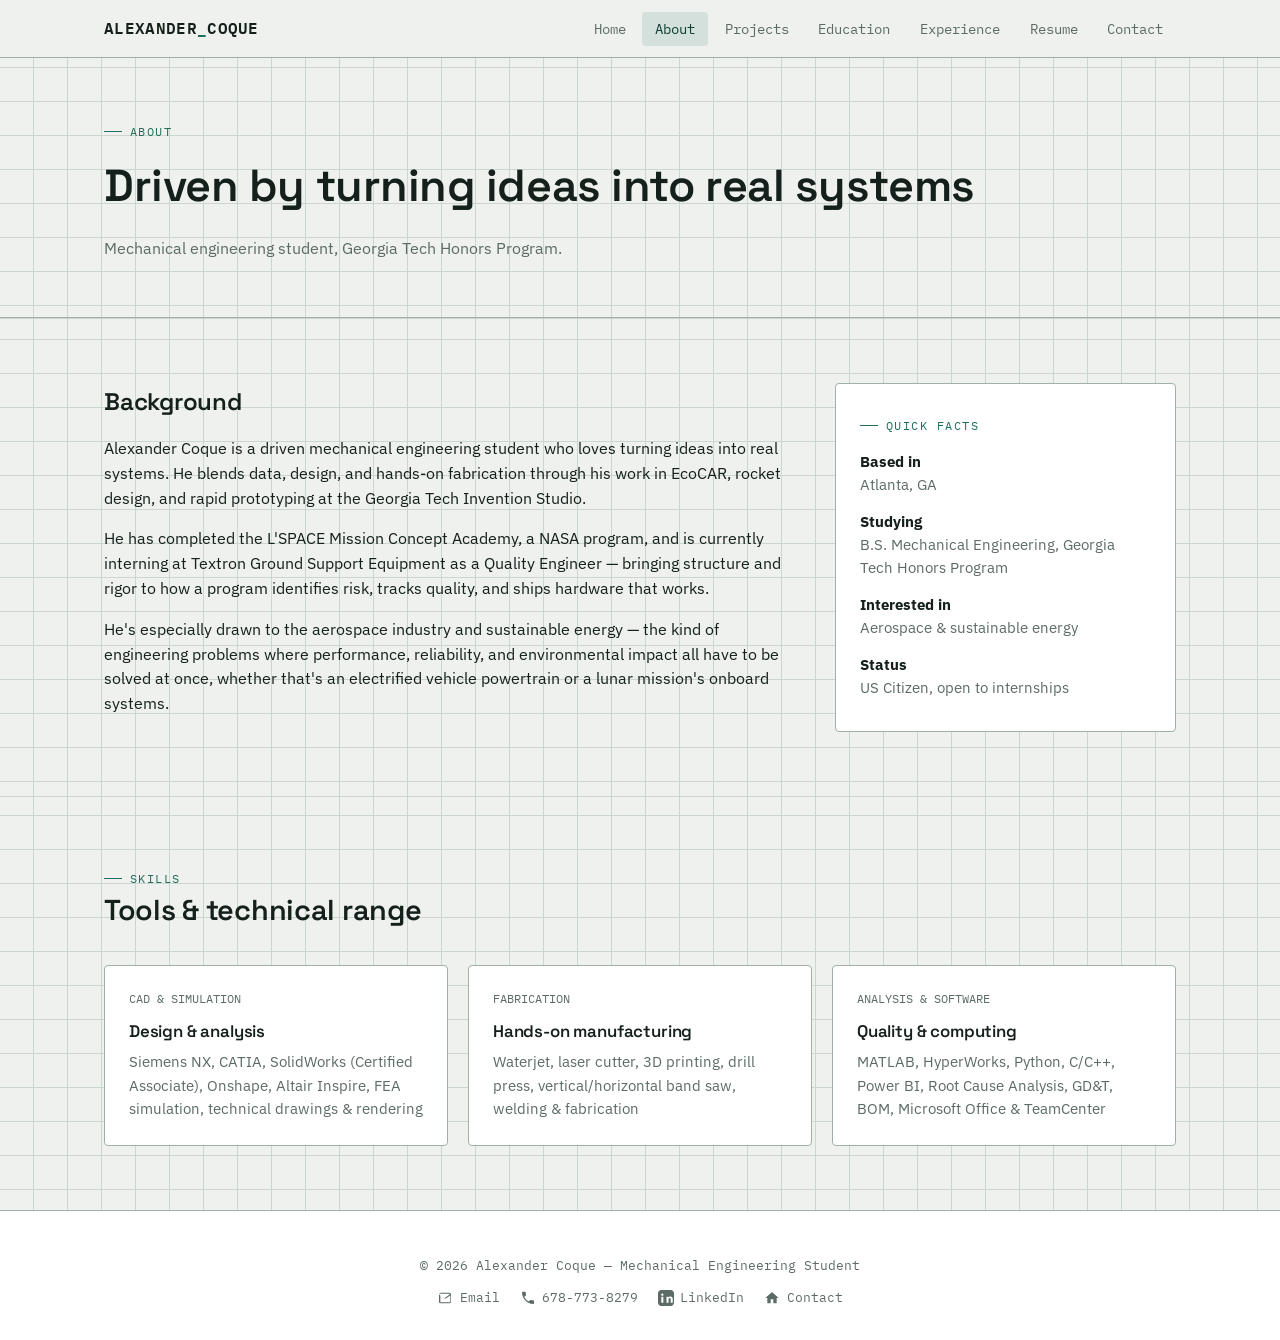
<file: about.html>
<!DOCTYPE html>
<html lang="en">
<head>
<meta charset="UTF-8">
<meta name="viewport" content="width=device-width, initial-scale=1.0">
<title>About — Alexander Coque</title>
<meta name="description" content="Alexander Coque — Mechanical Engineering student portfolio, Georgia Tech.">
<style>
/* ============================================================
   Alexander Coque — Portfolio
   Design language: technical drafting / spec-sheet
   ============================================================ */

@import url('https://fonts.googleapis.com/css2?family=Space+Grotesk:wght@400;500;600;700&family=IBM+Plex+Sans:wght@400;500;600&family=IBM+Plex+Mono:wght@400;500;600&display=swap');

:root {
  --paper: #EEF1EE;
  --panel: #FFFFFF;
  --ink: #15201C;
  --muted: #5C6B65;
  --line: #CBD6D0;
  --line-strong: #9FB0A9;
  --accent: #1F6F5C;      /* deep teal-green — primary */
  --accent-ink: #0F3E32;
  --accent-2: #C6631F;    /* copper — secondary highlight */
  --radius: 4px;
  --max: 1120px;
  --mono: 'IBM Plex Mono', ui-monospace, monospace;
  --sans: 'IBM Plex Sans', -apple-system, sans-serif;
  --display: 'Space Grotesk', var(--sans);
}

* { box-sizing: border-box; }
html { scroll-behavior: smooth; }

body {
  margin: 0;
  background: var(--paper);
  color: var(--ink);
  font-family: var(--sans);
  font-size: 16px;
  line-height: 1.55;
  min-height: 100vh;
  display: flex;
  flex-direction: column;

  /* subtle drafting-paper grid */
  background-image:
    linear-gradient(var(--line) 1px, transparent 1px),
    linear-gradient(90deg, var(--line) 1px, transparent 1px);
  background-size: 34px 34px;
  background-position: -1px -1px;
}

main { flex: 1 0 auto; }

a { color: var(--accent-ink); }
a:hover { color: var(--accent); }

h1, h2, h3, h4 {
  font-family: var(--display);
  font-weight: 600;
  letter-spacing: -0.01em;
  margin: 0 0 0.5rem;
  color: var(--ink);
}

.eyebrow {
  font-family: var(--mono);
  font-size: 0.78rem;
  letter-spacing: 0.12em;
  text-transform: uppercase;
  color: var(--accent);
  display: inline-flex;
  align-items: center;
  gap: 0.5rem;
}
.eyebrow::before {
  content: "";
  width: 18px;
  height: 1px;
  background: var(--accent);
  display: inline-block;
}

.container {
  max-width: var(--max);
  margin: 0 auto;
  padding: 0 1.5rem;
  width: 100%;
}

/* ---------------- Nav ---------------- */
.site-header {
  position: sticky;
  top: 0;
  z-index: 100;
  background: rgba(238, 241, 238, 0.92);
  backdrop-filter: blur(6px);
  border-bottom: 1px solid var(--line-strong);
}
.nav-inner {
  max-width: var(--max);
  margin: 0 auto;
  padding: 1rem 1.5rem;
  display: flex;
  align-items: center;
  justify-content: space-between;
}
.brand {
  font-family: var(--mono);
  font-weight: 600;
  font-size: 1rem;
  color: var(--ink);
  text-decoration: none;
  letter-spacing: 0.02em;
}
.brand span { color: var(--accent); }

.nav-toggle {
  display: none;
  flex-direction: column;
  justify-content: center;
  gap: 5px;
  width: 2.25rem;
  height: 2.25rem;
  background: none;
  border: 1px solid var(--line-strong);
  border-radius: var(--radius);
  cursor: pointer;
}
.nav-toggle span {
  display: block;
  width: 1.1rem;
  height: 2px;
  margin: 0 auto;
  background: var(--ink);
}

.nav-tabs {
  display: flex;
  list-style: none;
  gap: 0.25rem;
  margin: 0;
  padding: 0;
}
.nav-tabs a {
  font-family: var(--mono);
  font-size: 0.85rem;
  text-decoration: none;
  color: var(--muted);
  padding: 0.5rem 0.8rem;
  border-radius: var(--radius);
  transition: background 0.15s, color 0.15s;
}
.nav-tabs a:hover { color: var(--ink); background: rgba(31,111,92,0.08); }
.nav-tabs a.active { color: var(--accent-ink); background: rgba(31,111,92,0.12); }

@media (max-width: 760px) {
  .nav-toggle { display: flex; }
  .nav-tabs {
    position: absolute;
    top: 100%; left: 0; right: 0;
    flex-direction: column;
    background: var(--panel);
    border-bottom: 1px solid var(--line-strong);
    max-height: 0;
    overflow: hidden;
    padding: 0 1rem;
  }
  .nav-tabs.open { max-height: 480px; padding: 0.75rem 1rem 1.25rem; }
  .nav-tabs li { width: 100%; }
  .nav-tabs a { display: block; padding: 0.7rem 0.5rem; }
}

/* ---------------- Buttons ---------------- */
.btn {
  display: inline-flex;
  align-items: center;
  gap: 0.5rem;
  font-family: var(--mono);
  font-size: 0.85rem;
  text-decoration: none;
  padding: 0.7rem 1.2rem;
  border-radius: var(--radius);
  border: 1px solid var(--ink);
  color: var(--ink);
  background: transparent;
  cursor: pointer;
  transition: transform 0.12s ease, background 0.15s, color 0.15s;
}
.btn:hover { background: var(--ink); color: var(--paper); transform: translateY(-1px); }
.btn-primary {
  background: var(--accent);
  border-color: var(--accent);
  color: #fff;
}
.btn-primary:hover { background: var(--accent-ink); border-color: var(--accent-ink); color: #fff; }

/* ---------------- Hero ---------------- */
.hero {
  position: relative;
  padding: 5rem 0 4rem;
  border-bottom: 1px solid var(--line-strong);
}
.hero-grid {
  display: grid;
  grid-template-columns: 1.3fr 1fr;
  gap: 3rem;
  align-items: center;
}
.hero h1 {
  font-size: clamp(2.4rem, 5vw, 3.6rem);
  line-height: 1.05;
  margin: 0.6rem 0 1rem;
}
.hero .role {
  font-size: 1.15rem;
  color: var(--muted);
  margin-bottom: 1.4rem;
  max-width: 46ch;
}
.hero-actions { display: flex; gap: 0.75rem; flex-wrap: wrap; margin-top: 1.5rem; }

.hero-portrait {
  position: relative;
  justify-self: center;
}
.hero-portrait .frame {
  position: relative;
  width: 280px;
  height: 340px;
  border: 1px solid var(--ink);
  padding: 10px;
}
.hero-portrait img {
  width: 100%;
  height: 100%;
  object-fit: cover;
  filter: grayscale(15%);
  display: block;
}
.hero-portrait .crop {
  position: absolute;
  width: 14px;
  height: 14px;
  border-color: var(--accent);
  border-style: solid;
}
.hero-portrait .crop.tl { top: -1px; left: -1px; border-width: 2px 0 0 2px; }
.hero-portrait .crop.tr { top: -1px; right: -1px; border-width: 2px 2px 0 0; }
.hero-portrait .crop.bl { bottom: -1px; left: -1px; border-width: 0 0 2px 2px; }
.hero-portrait .crop.br { bottom: -1px; right: -1px; border-width: 0 2px 2px 0; }
.hero-portrait .caption {
  font-family: var(--mono);
  font-size: 0.72rem;
  color: var(--muted);
  text-align: center;
  margin-top: 0.6rem;
  letter-spacing: 0.05em;
}

@media (max-width: 820px) {
  .hero-grid { grid-template-columns: 1fr; }
  .hero-portrait { order: -1; }
  .hero-portrait .frame { width: 220px; height: 260px; margin: 0 auto; }
}

/* ---------------- Sections ---------------- */
section { padding: 4rem 0; }
section + section { border-top: 1px solid var(--line); }
.section-head { margin-bottom: 2rem; max-width: 62ch; }
.section-head h2 { font-size: 1.8rem; }

/* ---------------- Cards / spec sheets ---------------- */
.card {
  background: var(--panel);
  border: 1px solid var(--line-strong);
  border-radius: var(--radius);
  padding: 1.5rem;
}

.grid-3 { display: grid; grid-template-columns: repeat(3, 1fr); gap: 1.25rem; }
.grid-2 { display: grid; grid-template-columns: repeat(2, 1fr); gap: 1.25rem; }
@media (max-width: 900px) { .grid-3, .grid-2 { grid-template-columns: 1fr; } }

.spec-tag {
  font-family: var(--mono);
  font-size: 0.72rem;
  letter-spacing: 0.04em;
  color: var(--accent-ink);
  background: rgba(31,111,92,0.1);
  border-radius: 999px;
  padding: 0.25rem 0.6rem;
  display: inline-block;
}
.spec-tag.copper { color: var(--accent-2); background: rgba(198,99,31,0.1); }

/* Skill / value cards on About & Home */
.value-card h3 { font-size: 1.05rem; margin-bottom: 0.4rem; }
.value-card p { color: var(--muted); margin: 0; font-size: 0.95rem; }
.value-card .idx {
  font-family: var(--mono);
  font-size: 0.75rem;
  color: var(--muted);
  margin-bottom: 0.6rem;
  display: block;
}

/* ---------------- Project cards ---------------- */
.project-card {
  background: var(--panel);
  border: 1px solid var(--line-strong);
  border-radius: var(--radius);
  overflow: hidden;
  display: flex;
  flex-direction: column;
}
.project-media { position: relative; aspect-ratio: 16/10; overflow: hidden; border-bottom: 1px solid var(--line-strong); }
.project-media img { width: 100%; height: 100%; object-fit: cover; display: block; transition: transform 0.4s ease; }
.project-card:hover .project-media img { transform: scale(1.04); }
.project-body { padding: 1.4rem; display: flex; flex-direction: column; gap: 0.6rem; flex: 1; }
.project-meta-row {
  font-family: var(--mono);
  font-size: 0.72rem;
  color: var(--muted);
  display: flex;
  justify-content: space-between;
}
.project-body h3 { font-size: 1.15rem; margin: 0; }
.project-body p { color: var(--muted); font-size: 0.93rem; margin: 0; }
.tech-list { display: flex; flex-wrap: wrap; gap: 0.4rem; margin-top: 0.4rem; list-style: none; padding: 0; }
.tech-list li {
  font-family: var(--mono);
  font-size: 0.7rem;
  border: 1px solid var(--line-strong);
  border-radius: 999px;
  padding: 0.2rem 0.55rem;
  color: var(--muted);
}
.project-links { margin-top: auto; padding-top: 0.8rem; display: flex; gap: 0.6rem; }
.project-links a {
  font-family: var(--mono);
  font-size: 0.78rem;
  text-decoration: none;
  color: var(--accent-ink);
  border-bottom: 1px solid var(--accent-ink);
}

/* ---------------- Timeline (Education / Experience) ---------------- */
.timeline { position: relative; padding-left: 2rem; }
.timeline::before {
  content: "";
  position: absolute;
  top: 0.4rem; bottom: 0.4rem; left: 5px;
  width: 1px;
  background: var(--line-strong);
}
.timeline-item { position: relative; padding-bottom: 2.5rem; }
.timeline-item:last-child { padding-bottom: 0; }
.timeline-item::before {
  content: "";
  position: absolute;
  left: -2rem;
  top: 0.35rem;
  width: 11px; height: 11px;
  border-radius: 50%;
  background: var(--paper);
  border: 2px solid var(--accent);
}
.timeline-item .when {
  font-family: var(--mono);
  font-size: 0.75rem;
  color: var(--accent-ink);
  letter-spacing: 0.04em;
  margin-bottom: 0.3rem;
  display: block;
}
.timeline-item h3 { font-size: 1.15rem; margin-bottom: 0.15rem; }
.timeline-item .org { color: var(--muted); font-size: 0.92rem; margin-bottom: 0.6rem; }
.timeline-item ul { margin: 0.5rem 0 0; padding-left: 1.1rem; color: var(--ink); }
.timeline-item li { margin-bottom: 0.3rem; }
.timeline-logo {
  display: flex;
  align-items: flex-start;
  gap: 1rem;
}
.timeline-logo img {
  width: 46px; height: 46px;
  object-fit: contain;
  background: #fff;
  border: 1px solid var(--line-strong);
  border-radius: var(--radius);
  padding: 6px;
  flex-shrink: 0;
}

/* ---------------- Resume page ---------------- */
.resume-toolbar {
  display: flex;
  align-items: center;
  justify-content: space-between;
  flex-wrap: wrap;
  gap: 1rem;
  margin-bottom: 1.5rem;
}
.resume-embed {
  width: 100%;
  height: 80vh;
  border: 1px solid var(--line-strong);
  border-radius: var(--radius);
  background: var(--panel);
}
.resume-placeholder {
  border: 1px dashed var(--line-strong);
  border-radius: var(--radius);
  padding: 3rem 2rem;
  text-align: center;
  color: var(--muted);
  background: var(--panel);
}
.resume-placeholder .eyebrow { justify-content: center; margin-bottom: 1rem; }

/* ---------------- Contact ---------------- */
.contact-grid {
  display: grid;
  grid-template-columns: 1.1fr 0.9fr;
  gap: 2rem;
  align-items: start;
}
@media (max-width: 820px) { .contact-grid { grid-template-columns: 1fr; } }

.contact-form label {
  display: block;
  font-family: var(--mono);
  font-size: 0.75rem;
  letter-spacing: 0.04em;
  text-transform: uppercase;
  color: var(--muted);
  margin: 1rem 0 0.35rem;
}
.contact-form label:first-child { margin-top: 0; }
.contact-form input,
.contact-form textarea {
  width: 100%;
  padding: 0.75rem 0.85rem;
  border: 1px solid var(--line-strong);
  border-radius: var(--radius);
  font-family: var(--sans);
  font-size: 0.95rem;
  background: #fff;
  color: var(--ink);
}
.contact-form input:focus,
.contact-form textarea:focus {
  outline: 2px solid var(--accent);
  outline-offset: 1px;
}
.contact-form button { margin-top: 1.4rem; }

.contact-info-list { list-style: none; margin: 0; padding: 0; display: grid; gap: 1rem; }
.contact-info-list li {
  display: flex;
  align-items: center;
  gap: 0.8rem;
  padding: 0.9rem 1rem;
  background: var(--panel);
  border: 1px solid var(--line-strong);
  border-radius: var(--radius);
}
.contact-info-list a { text-decoration: none; color: var(--ink); font-weight: 500; }
.contact-info-list .label { font-family: var(--mono); font-size: 0.7rem; color: var(--muted); display: block; }
.contact-info-list svg { flex-shrink: 0; color: var(--accent); }

/* ---------------- Footer ---------------- */
.site-footer {
  border-top: 1px solid var(--line-strong);
  padding: 2rem 1.5rem;
  text-align: center;
  font-family: var(--mono);
  font-size: 0.8rem;
  color: var(--muted);
  background: var(--panel);
}
.footer-links { display: flex; justify-content: center; gap: 1.25rem; margin-top: 0.75rem; flex-wrap: wrap; }
.footer-links a {
  display: inline-flex;
  align-items: center;
  gap: 0.4rem;
  text-decoration: none;
  color: var(--muted);
}
.footer-links a:hover { color: var(--accent-ink); }

/* ---------------- Page header (non-home pages) ---------------- */
.page-hero {
  padding: 3.5rem 0 2.5rem;
  border-bottom: 1px solid var(--line-strong);
}
.page-hero h1 { font-size: clamp(2rem, 4vw, 2.8rem); margin-top: 0.6rem; }
.page-hero p { color: var(--muted); max-width: 60ch; }

/* Upload note banner */
.note-banner {
  background: rgba(198,99,31,0.08);
  border: 1px dashed var(--accent-2);
  border-radius: var(--radius);
  padding: 0.9rem 1.1rem;
  font-size: 0.88rem;
  color: var(--accent-ink);
  margin-bottom: 2rem;
}
.note-banner strong { color: var(--accent-2); }

</style>
</head>
<body>
<header class="site-header">
    <div class="nav-inner">
      <a href="index.html" class="brand">ALEXANDER<span>_</span>COQUE</a>
      <button class="nav-toggle" id="navToggle" aria-label="Open navigation">
        <span></span><span></span><span></span>
      </button>
      <ul class="nav-tabs" id="navTabs">
        <li><a href="index.html">Home</a></li><li><a href="about.html" class="active">About</a></li><li><a href="projects.html">Projects</a></li><li><a href="education.html">Education</a></li><li><a href="experience.html">Experience</a></li><li><a href="resume.html">Resume</a></li><li><a href="contact.html">Contact</a></li>
      </ul>
    </div>
  </header>
<main>

<section class="page-hero">
  <div class="container">
    <span class="eyebrow">About</span>
    <h1>Driven by turning ideas into real systems</h1>
    <p>Mechanical engineering student, Georgia Tech Honors Program.</p>
  </div>
</section>

<section>
  <div class="container">
    <div class="grid-2" style="grid-template-columns: 2fr 1fr; gap:3rem;">
      <div>
        <h2>Background</h2>
        <p>Alexander Coque is a driven mechanical engineering student who loves turning ideas into real systems. He blends data, design, and hands-on fabrication through his work in EcoCAR, rocket design, and rapid prototyping at the Georgia Tech Invention Studio.</p>
        <p>He has completed the L'SPACE Mission Concept Academy, a NASA program, and is currently interning at Textron Ground Support Equipment as a Quality Engineer — bringing structure and rigor to how a program identifies risk, tracks quality, and ships hardware that works.</p>
        <p>He's especially drawn to the aerospace industry and sustainable energy — the kind of engineering problems where performance, reliability, and environmental impact all have to be solved at once, whether that's an electrified vehicle powertrain or a lunar mission's onboard systems.</p>
      </div>
      <div class="card">
        <span class="eyebrow" style="margin-bottom:1rem; display:inline-flex;">Quick facts</span>
        <ul style="list-style:none; padding:0; margin:0; font-size:0.92rem; color:var(--muted); display:grid; gap:0.9rem;">
          <li><strong style="color:var(--ink);">Based in</strong><br>Atlanta, GA</li>
          <li><strong style="color:var(--ink);">Studying</strong><br>B.S. Mechanical Engineering, Georgia Tech Honors Program</li>
          <li><strong style="color:var(--ink);">Interested in</strong><br>Aerospace &amp; sustainable energy</li>
          <li><strong style="color:var(--ink);">Status</strong><br>US Citizen, open to internships</li>
        </ul>
      </div>
    </div>
  </div>
</section>

<section>
  <div class="container">
    <div class="section-head">
      <span class="eyebrow">Skills</span>
      <h2>Tools &amp; technical range</h2>
    </div>
    <div class="grid-3">
      <div class="card value-card">
        <span class="idx">CAD &amp; SIMULATION</span>
        <h3>Design &amp; analysis</h3>
        <p>Siemens NX, CATIA, SolidWorks (Certified Associate), Onshape, Altair Inspire, FEA simulation, technical drawings &amp; rendering</p>
      </div>
      <div class="card value-card">
        <span class="idx">FABRICATION</span>
        <h3>Hands-on manufacturing</h3>
        <p>Waterjet, laser cutter, 3D printing, drill press, vertical/horizontal band saw, welding &amp; fabrication</p>
      </div>
      <div class="card value-card">
        <span class="idx">ANALYSIS &amp; SOFTWARE</span>
        <h3>Quality &amp; computing</h3>
        <p>MATLAB, HyperWorks, Python, C/C++, Power BI, Root Cause Analysis, GD&amp;T, BOM, Microsoft Office &amp; TeamCenter</p>
      </div>
    </div>
  </div>
</section>

</main>
<footer class="site-footer">
    <p>&copy; 2026 Alexander Coque &mdash; Mechanical Engineering Student</p>
    <div class="footer-links">
      <a href="mailto:alexander.coque@example.com">
        <svg width="16" height="16" fill="currentColor" viewBox="0 0 24 24"><path d="M21 6.5a2.5 2.5 0 0 0-2.5-2.5h-13A2.5 2.5 0 0 0 3 6.5v11A2.5 2.5 0 0 0 5.5 20h13a2.5 2.5 0 0 0 2.5-2.5v-11zm-2.5-.5a.5.5 0 0 1 .5.5v.379l-8 5.333-8-5.333V6a.5.5 0 0 1 .5-.5h15zm.5 12a.5.5 0 0 1-.5.5h-13a.5.5 0 0 1-.5-.5V8.121l7.5 5 7.5-5V18z"/></svg>
        Email
      </a>
      <a href="tel:6787738279">
        <svg width="16" height="16" fill="currentColor" viewBox="0 0 24 24"><path d="M6.62 10.79a15.05 15.05 0 0 0 6.59 6.59l2.2-2.2a1 1 0 0 1 1.01-.24c1.12.37 2.33.57 3.58.57a1 1 0 0 1 1 1V20a1 1 0 0 1-1 1C10.85 21 3 13.15 3 3.5a1 1 0 0 1 1-1h3.5a1 1 0 0 1 1 1c0 1.25.2 2.46.57 3.58a1 1 0 0 1-.25 1.01l-2.2 2.2z"/></svg>
        678-773-8279
      </a>
      <a href="https://www.linkedin.com/in/alexander-coque-284111297" target="_blank" rel="noopener">
        <svg width="16" height="16" fill="currentColor" viewBox="0 0 24 24"><path d="M19 0h-14c-2.76 0-5 2.24-5 5v14c0 2.76 2.24 5 5 5h14c2.76 0 5-2.24 5-5v-14c0-2.76-2.24-5-5-5zm-11 19h-3v-9h3v9zm-1.5-10.28c-.97 0-1.75-.79-1.75-1.75s.78-1.75 1.75-1.75 1.75.79 1.75 1.75-.78 1.75-1.75 1.75zm15.5 10.28h-3v-4.5c0-1.08-.02-2.47-1.5-2.47-1.5 0-1.73 1.17-1.73 2.39v4.58h-3v-9h2.89v1.23h.04c.4-.75 1.38-1.54 2.84-1.54 3.04 0 3.6 2 3.6 4.59v4.72z"/></svg>
        LinkedIn
      </a>
      <a href="contact.html">
        <svg width="16" height="16" fill="currentColor" viewBox="0 0 24 24"><path d="M10 20v-6h4v6h5v-8h3L12 3 2 12h3v8z"/></svg>
        Contact
      </a>
    </div>
  </footer>
  <script>
    const navToggle = document.getElementById('navToggle');
    const navTabs = document.getElementById('navTabs');
    if (navToggle) {
      navToggle.addEventListener('click', () => navTabs.classList.toggle('open'));
      navTabs.querySelectorAll('a').forEach(link => {
        link.addEventListener('click', () => navTabs.classList.remove('open'));
      });
    }
  </script>
</body>
</html>
</file>
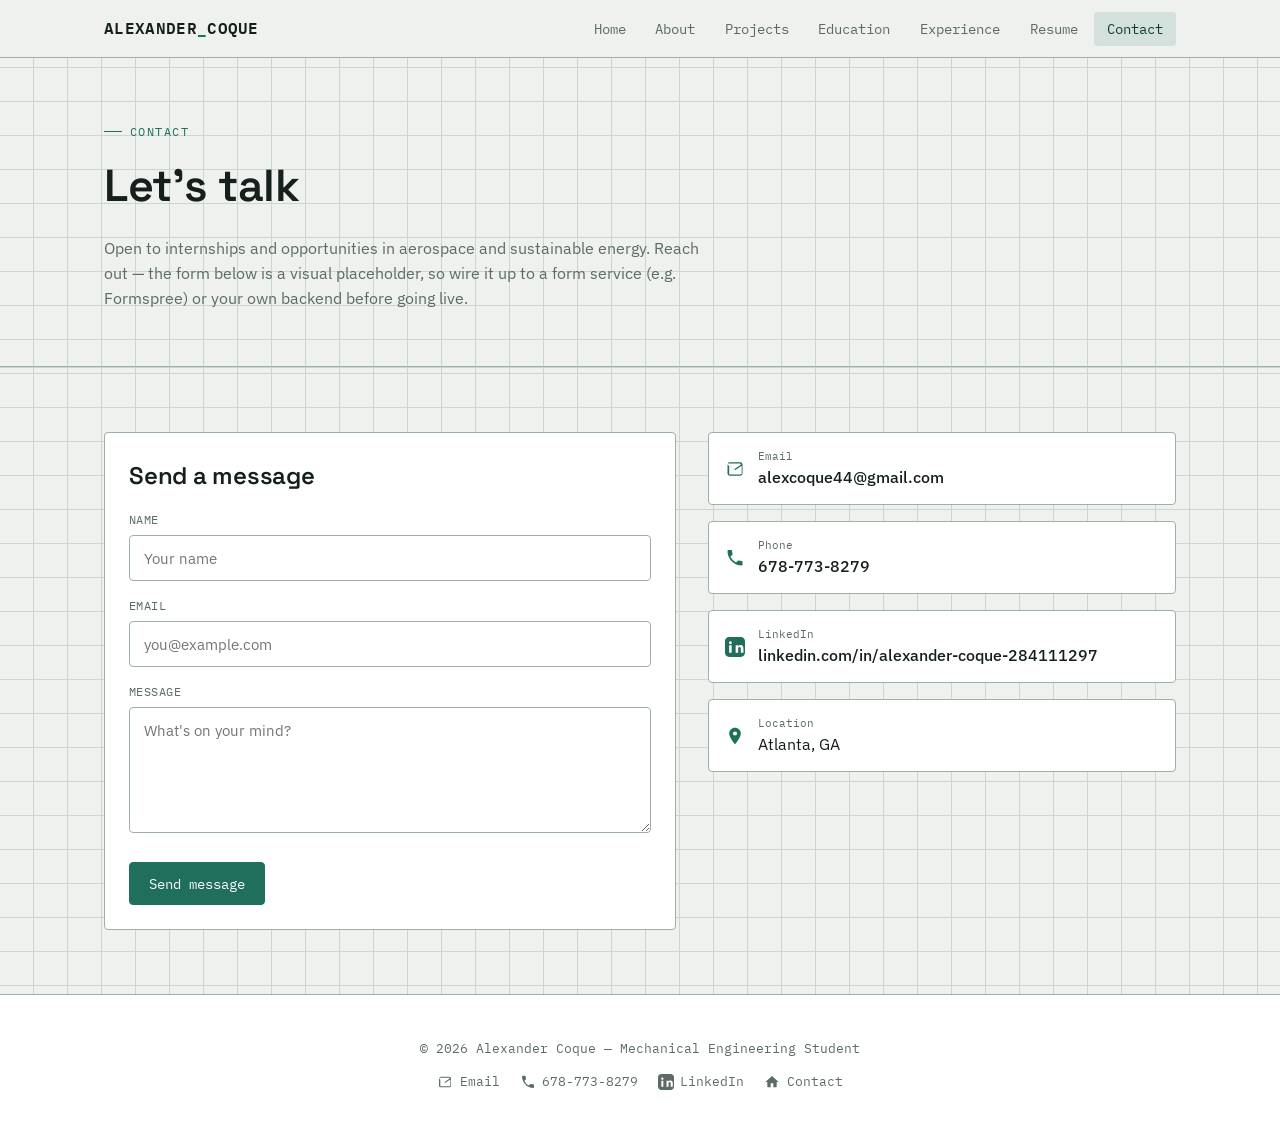
<file: contact.html>
<!DOCTYPE html>
<html lang="en">
<head>
<meta charset="UTF-8">
<meta name="viewport" content="width=device-width, initial-scale=1.0">
<title>Contact — Alexander Coque</title>
<meta name="description" content="Alexander Coque — Mechanical Engineering student portfolio, Georgia Tech.">
<style>
/* ============================================================
   Alexander Coque — Portfolio
   Design language: technical drafting / spec-sheet
   ============================================================ */

@import url('https://fonts.googleapis.com/css2?family=Space+Grotesk:wght@400;500;600;700&family=IBM+Plex+Sans:wght@400;500;600&family=IBM+Plex+Mono:wght@400;500;600&display=swap');

:root {
  --paper: #EEF1EE;
  --panel: #FFFFFF;
  --ink: #15201C;
  --muted: #5C6B65;
  --line: #CBD6D0;
  --line-strong: #9FB0A9;
  --accent: #1F6F5C;      /* deep teal-green — primary */
  --accent-ink: #0F3E32;
  --accent-2: #C6631F;    /* copper — secondary highlight */
  --radius: 4px;
  --max: 1120px;
  --mono: 'IBM Plex Mono', ui-monospace, monospace;
  --sans: 'IBM Plex Sans', -apple-system, sans-serif;
  --display: 'Space Grotesk', var(--sans);
}

* { box-sizing: border-box; }
html { scroll-behavior: smooth; }

body {
  margin: 0;
  background: var(--paper);
  color: var(--ink);
  font-family: var(--sans);
  font-size: 16px;
  line-height: 1.55;
  min-height: 100vh;
  display: flex;
  flex-direction: column;

  /* subtle drafting-paper grid */
  background-image:
    linear-gradient(var(--line) 1px, transparent 1px),
    linear-gradient(90deg, var(--line) 1px, transparent 1px);
  background-size: 34px 34px;
  background-position: -1px -1px;
}

main { flex: 1 0 auto; }

a { color: var(--accent-ink); }
a:hover { color: var(--accent); }

h1, h2, h3, h4 {
  font-family: var(--display);
  font-weight: 600;
  letter-spacing: -0.01em;
  margin: 0 0 0.5rem;
  color: var(--ink);
}

.eyebrow {
  font-family: var(--mono);
  font-size: 0.78rem;
  letter-spacing: 0.12em;
  text-transform: uppercase;
  color: var(--accent);
  display: inline-flex;
  align-items: center;
  gap: 0.5rem;
}
.eyebrow::before {
  content: "";
  width: 18px;
  height: 1px;
  background: var(--accent);
  display: inline-block;
}

.container {
  max-width: var(--max);
  margin: 0 auto;
  padding: 0 1.5rem;
  width: 100%;
}

/* ---------------- Nav ---------------- */
.site-header {
  position: sticky;
  top: 0;
  z-index: 100;
  background: rgba(238, 241, 238, 0.92);
  backdrop-filter: blur(6px);
  border-bottom: 1px solid var(--line-strong);
}
.nav-inner {
  max-width: var(--max);
  margin: 0 auto;
  padding: 1rem 1.5rem;
  display: flex;
  align-items: center;
  justify-content: space-between;
}
.brand {
  font-family: var(--mono);
  font-weight: 600;
  font-size: 1rem;
  color: var(--ink);
  text-decoration: none;
  letter-spacing: 0.02em;
}
.brand span { color: var(--accent); }

.nav-toggle {
  display: none;
  flex-direction: column;
  justify-content: center;
  gap: 5px;
  width: 2.25rem;
  height: 2.25rem;
  background: none;
  border: 1px solid var(--line-strong);
  border-radius: var(--radius);
  cursor: pointer;
}
.nav-toggle span {
  display: block;
  width: 1.1rem;
  height: 2px;
  margin: 0 auto;
  background: var(--ink);
}

.nav-tabs {
  display: flex;
  list-style: none;
  gap: 0.25rem;
  margin: 0;
  padding: 0;
}
.nav-tabs a {
  font-family: var(--mono);
  font-size: 0.85rem;
  text-decoration: none;
  color: var(--muted);
  padding: 0.5rem 0.8rem;
  border-radius: var(--radius);
  transition: background 0.15s, color 0.15s;
}
.nav-tabs a:hover { color: var(--ink); background: rgba(31,111,92,0.08); }
.nav-tabs a.active { color: var(--accent-ink); background: rgba(31,111,92,0.12); }

@media (max-width: 760px) {
  .nav-toggle { display: flex; }
  .nav-tabs {
    position: absolute;
    top: 100%; left: 0; right: 0;
    flex-direction: column;
    background: var(--panel);
    border-bottom: 1px solid var(--line-strong);
    max-height: 0;
    overflow: hidden;
    padding: 0 1rem;
  }
  .nav-tabs.open { max-height: 480px; padding: 0.75rem 1rem 1.25rem; }
  .nav-tabs li { width: 100%; }
  .nav-tabs a { display: block; padding: 0.7rem 0.5rem; }
}

/* ---------------- Buttons ---------------- */
.btn {
  display: inline-flex;
  align-items: center;
  gap: 0.5rem;
  font-family: var(--mono);
  font-size: 0.85rem;
  text-decoration: none;
  padding: 0.7rem 1.2rem;
  border-radius: var(--radius);
  border: 1px solid var(--ink);
  color: var(--ink);
  background: transparent;
  cursor: pointer;
  transition: transform 0.12s ease, background 0.15s, color 0.15s;
}
.btn:hover { background: var(--ink); color: var(--paper); transform: translateY(-1px); }
.btn-primary {
  background: var(--accent);
  border-color: var(--accent);
  color: #fff;
}
.btn-primary:hover { background: var(--accent-ink); border-color: var(--accent-ink); color: #fff; }

/* ---------------- Hero ---------------- */
.hero {
  position: relative;
  padding: 5rem 0 4rem;
  border-bottom: 1px solid var(--line-strong);
}
.hero-grid {
  display: grid;
  grid-template-columns: 1.3fr 1fr;
  gap: 3rem;
  align-items: center;
}
.hero h1 {
  font-size: clamp(2.4rem, 5vw, 3.6rem);
  line-height: 1.05;
  margin: 0.6rem 0 1rem;
}
.hero .role {
  font-size: 1.15rem;
  color: var(--muted);
  margin-bottom: 1.4rem;
  max-width: 46ch;
}
.hero-actions { display: flex; gap: 0.75rem; flex-wrap: wrap; margin-top: 1.5rem; }

.hero-portrait {
  position: relative;
  justify-self: center;
}
.hero-portrait .frame {
  position: relative;
  width: 280px;
  height: 340px;
  border: 1px solid var(--ink);
  padding: 10px;
}
.hero-portrait img {
  width: 100%;
  height: 100%;
  object-fit: cover;
  filter: grayscale(15%);
  display: block;
}
.hero-portrait .crop {
  position: absolute;
  width: 14px;
  height: 14px;
  border-color: var(--accent);
  border-style: solid;
}
.hero-portrait .crop.tl { top: -1px; left: -1px; border-width: 2px 0 0 2px; }
.hero-portrait .crop.tr { top: -1px; right: -1px; border-width: 2px 2px 0 0; }
.hero-portrait .crop.bl { bottom: -1px; left: -1px; border-width: 0 0 2px 2px; }
.hero-portrait .crop.br { bottom: -1px; right: -1px; border-width: 0 2px 2px 0; }
.hero-portrait .caption {
  font-family: var(--mono);
  font-size: 0.72rem;
  color: var(--muted);
  text-align: center;
  margin-top: 0.6rem;
  letter-spacing: 0.05em;
}

@media (max-width: 820px) {
  .hero-grid { grid-template-columns: 1fr; }
  .hero-portrait { order: -1; }
  .hero-portrait .frame { width: 220px; height: 260px; margin: 0 auto; }
}

/* ---------------- Sections ---------------- */
section { padding: 4rem 0; }
section + section { border-top: 1px solid var(--line); }
.section-head { margin-bottom: 2rem; max-width: 62ch; }
.section-head h2 { font-size: 1.8rem; }

/* ---------------- Cards / spec sheets ---------------- */
.card {
  background: var(--panel);
  border: 1px solid var(--line-strong);
  border-radius: var(--radius);
  padding: 1.5rem;
}

.grid-3 { display: grid; grid-template-columns: repeat(3, 1fr); gap: 1.25rem; }
.grid-2 { display: grid; grid-template-columns: repeat(2, 1fr); gap: 1.25rem; }
@media (max-width: 900px) { .grid-3, .grid-2 { grid-template-columns: 1fr; } }

.spec-tag {
  font-family: var(--mono);
  font-size: 0.72rem;
  letter-spacing: 0.04em;
  color: var(--accent-ink);
  background: rgba(31,111,92,0.1);
  border-radius: 999px;
  padding: 0.25rem 0.6rem;
  display: inline-block;
}
.spec-tag.copper { color: var(--accent-2); background: rgba(198,99,31,0.1); }

/* Skill / value cards on About & Home */
.value-card h3 { font-size: 1.05rem; margin-bottom: 0.4rem; }
.value-card p { color: var(--muted); margin: 0; font-size: 0.95rem; }
.value-card .idx {
  font-family: var(--mono);
  font-size: 0.75rem;
  color: var(--muted);
  margin-bottom: 0.6rem;
  display: block;
}

/* ---------------- Project cards ---------------- */
.project-card {
  background: var(--panel);
  border: 1px solid var(--line-strong);
  border-radius: var(--radius);
  overflow: hidden;
  display: flex;
  flex-direction: column;
}
.project-media { position: relative; aspect-ratio: 16/10; overflow: hidden; border-bottom: 1px solid var(--line-strong); }
.project-media img { width: 100%; height: 100%; object-fit: cover; display: block; transition: transform 0.4s ease; }
.project-card:hover .project-media img { transform: scale(1.04); }
.project-body { padding: 1.4rem; display: flex; flex-direction: column; gap: 0.6rem; flex: 1; }
.project-meta-row {
  font-family: var(--mono);
  font-size: 0.72rem;
  color: var(--muted);
  display: flex;
  justify-content: space-between;
}
.project-body h3 { font-size: 1.15rem; margin: 0; }
.project-body p { color: var(--muted); font-size: 0.93rem; margin: 0; }
.tech-list { display: flex; flex-wrap: wrap; gap: 0.4rem; margin-top: 0.4rem; list-style: none; padding: 0; }
.tech-list li {
  font-family: var(--mono);
  font-size: 0.7rem;
  border: 1px solid var(--line-strong);
  border-radius: 999px;
  padding: 0.2rem 0.55rem;
  color: var(--muted);
}
.project-links { margin-top: auto; padding-top: 0.8rem; display: flex; gap: 0.6rem; }
.project-links a {
  font-family: var(--mono);
  font-size: 0.78rem;
  text-decoration: none;
  color: var(--accent-ink);
  border-bottom: 1px solid var(--accent-ink);
}

/* ---------------- Timeline (Education / Experience) ---------------- */
.timeline { position: relative; padding-left: 2rem; }
.timeline::before {
  content: "";
  position: absolute;
  top: 0.4rem; bottom: 0.4rem; left: 5px;
  width: 1px;
  background: var(--line-strong);
}
.timeline-item { position: relative; padding-bottom: 2.5rem; }
.timeline-item:last-child { padding-bottom: 0; }
.timeline-item::before {
  content: "";
  position: absolute;
  left: -2rem;
  top: 0.35rem;
  width: 11px; height: 11px;
  border-radius: 50%;
  background: var(--paper);
  border: 2px solid var(--accent);
}
.timeline-item .when {
  font-family: var(--mono);
  font-size: 0.75rem;
  color: var(--accent-ink);
  letter-spacing: 0.04em;
  margin-bottom: 0.3rem;
  display: block;
}
.timeline-item h3 { font-size: 1.15rem; margin-bottom: 0.15rem; }
.timeline-item .org { color: var(--muted); font-size: 0.92rem; margin-bottom: 0.6rem; }
.timeline-item ul { margin: 0.5rem 0 0; padding-left: 1.1rem; color: var(--ink); }
.timeline-item li { margin-bottom: 0.3rem; }
.timeline-logo {
  display: flex;
  align-items: flex-start;
  gap: 1rem;
}
.timeline-logo img {
  width: 46px; height: 46px;
  object-fit: contain;
  background: #fff;
  border: 1px solid var(--line-strong);
  border-radius: var(--radius);
  padding: 6px;
  flex-shrink: 0;
}

/* ---------------- Resume page ---------------- */
.resume-toolbar {
  display: flex;
  align-items: center;
  justify-content: space-between;
  flex-wrap: wrap;
  gap: 1rem;
  margin-bottom: 1.5rem;
}
.resume-embed {
  width: 100%;
  height: 80vh;
  border: 1px solid var(--line-strong);
  border-radius: var(--radius);
  background: var(--panel);
}
.resume-placeholder {
  border: 1px dashed var(--line-strong);
  border-radius: var(--radius);
  padding: 3rem 2rem;
  text-align: center;
  color: var(--muted);
  background: var(--panel);
}
.resume-placeholder .eyebrow { justify-content: center; margin-bottom: 1rem; }

/* ---------------- Contact ---------------- */
.contact-grid {
  display: grid;
  grid-template-columns: 1.1fr 0.9fr;
  gap: 2rem;
  align-items: start;
}
@media (max-width: 820px) { .contact-grid { grid-template-columns: 1fr; } }

.contact-form label {
  display: block;
  font-family: var(--mono);
  font-size: 0.75rem;
  letter-spacing: 0.04em;
  text-transform: uppercase;
  color: var(--muted);
  margin: 1rem 0 0.35rem;
}
.contact-form label:first-child { margin-top: 0; }
.contact-form input,
.contact-form textarea {
  width: 100%;
  padding: 0.75rem 0.85rem;
  border: 1px solid var(--line-strong);
  border-radius: var(--radius);
  font-family: var(--sans);
  font-size: 0.95rem;
  background: #fff;
  color: var(--ink);
}
.contact-form input:focus,
.contact-form textarea:focus {
  outline: 2px solid var(--accent);
  outline-offset: 1px;
}
.contact-form button { margin-top: 1.4rem; }

.contact-info-list { list-style: none; margin: 0; padding: 0; display: grid; gap: 1rem; }
.contact-info-list li {
  display: flex;
  align-items: center;
  gap: 0.8rem;
  padding: 0.9rem 1rem;
  background: var(--panel);
  border: 1px solid var(--line-strong);
  border-radius: var(--radius);
}
.contact-info-list a { text-decoration: none; color: var(--ink); font-weight: 500; }
.contact-info-list .label { font-family: var(--mono); font-size: 0.7rem; color: var(--muted); display: block; }
.contact-info-list svg { flex-shrink: 0; color: var(--accent); }

/* ---------------- Footer ---------------- */
.site-footer {
  border-top: 1px solid var(--line-strong);
  padding: 2rem 1.5rem;
  text-align: center;
  font-family: var(--mono);
  font-size: 0.8rem;
  color: var(--muted);
  background: var(--panel);
}
.footer-links { display: flex; justify-content: center; gap: 1.25rem; margin-top: 0.75rem; flex-wrap: wrap; }
.footer-links a {
  display: inline-flex;
  align-items: center;
  gap: 0.4rem;
  text-decoration: none;
  color: var(--muted);
}
.footer-links a:hover { color: var(--accent-ink); }

/* ---------------- Page header (non-home pages) ---------------- */
.page-hero {
  padding: 3.5rem 0 2.5rem;
  border-bottom: 1px solid var(--line-strong);
}
.page-hero h1 { font-size: clamp(2rem, 4vw, 2.8rem); margin-top: 0.6rem; }
.page-hero p { color: var(--muted); max-width: 60ch; }

/* Upload note banner */
.note-banner {
  background: rgba(198,99,31,0.08);
  border: 1px dashed var(--accent-2);
  border-radius: var(--radius);
  padding: 0.9rem 1.1rem;
  font-size: 0.88rem;
  color: var(--accent-ink);
  margin-bottom: 2rem;
}
.note-banner strong { color: var(--accent-2); }

</style>
</head>
<body>
<header class="site-header">
    <div class="nav-inner">
      <a href="index.html" class="brand">ALEXANDER<span>_</span>COQUE</a>
      <button class="nav-toggle" id="navToggle" aria-label="Open navigation">
        <span></span><span></span><span></span>
      </button>
      <ul class="nav-tabs" id="navTabs">
        <li><a href="index.html">Home</a></li><li><a href="about.html">About</a></li><li><a href="projects.html">Projects</a></li><li><a href="education.html">Education</a></li><li><a href="experience.html">Experience</a></li><li><a href="resume.html">Resume</a></li><li><a href="contact.html" class="active">Contact</a></li>
      </ul>
    </div>
  </header>
<main>

<section class="page-hero">
  <div class="container">
    <span class="eyebrow">Contact</span>
    <h1>Let's talk</h1>
    <p>Open to internships and opportunities in aerospace and sustainable energy. Reach out — the form below is a visual placeholder, so wire it up to a form service (e.g. Formspree) or your own backend before going live.</p>
  </div>
</section>
<section>
  <div class="container contact-grid">
    <div class="card contact-form-section">
      <h2 style="margin-bottom:1rem;">Send a message</h2>
      <form class="contact-form" onsubmit="return false;">
        <label for="name">Name</label>
        <input id="name" type="text" placeholder="Your name">
        <label for="email">Email</label>
        <input id="email" type="email" placeholder="you@example.com">
        <label for="message">Message</label>
        <textarea id="message" rows="5" placeholder="What's on your mind?"></textarea>
        <button type="submit" class="btn btn-primary">Send message</button>
      </form>
    </div>
    <div>
      <ul class="contact-info-list">
        <li>
          <svg width="20" height="20" fill="currentColor" viewBox="0 0 24 24"><path d="M21 6.5a2.5 2.5 0 0 0-2.5-2.5h-13A2.5 2.5 0 0 0 3 6.5v11A2.5 2.5 0 0 0 5.5 20h13a2.5 2.5 0 0 0 2.5-2.5v-11zm-2.5-.5a.5.5 0 0 1 .5.5v.379l-8 5.333-8-5.333V6a.5.5 0 0 1 .5-.5h15zm.5 12a.5.5 0 0 1-.5.5h-13a.5.5 0 0 1-.5-.5V8.121l7.5 5 7.5-5V18z"/></svg>
          <span><span class="label">Email</span><a href="mailto:alexcoque44@gmail.com">alexcoque44@gmail.com</a></span>
        </li>
        <li>
          <svg width="20" height="20" fill="currentColor" viewBox="0 0 24 24"><path d="M6.62 10.79a15.05 15.05 0 0 0 6.59 6.59l2.2-2.2a1 1 0 0 1 1.01-.24c1.12.37 2.33.57 3.58.57a1 1 0 0 1 1 1V20a1 1 0 0 1-1 1C10.85 21 3 13.15 3 3.5a1 1 0 0 1 1-1h3.5a1 1 0 0 1 1 1c0 1.25.2 2.46.57 3.58a1 1 0 0 1-.25 1.01l-2.2 2.2z"/></svg>
          <span><span class="label">Phone</span><a href="tel:6787738279">678-773-8279</a></span>
        </li>
        <li>
          <svg width="20" height="20" fill="currentColor" viewBox="0 0 24 24"><path d="M19 0h-14c-2.76 0-5 2.24-5 5v14c0 2.76 2.24 5 5 5h14c2.76 0 5-2.24 5-5v-14c0-2.76-2.24-5-5-5zm-11 19h-3v-9h3v9zm-1.5-10.28c-.97 0-1.75-.79-1.75-1.75s.78-1.75 1.75-1.75 1.75.79 1.75 1.75-.78 1.75-1.75 1.75zm15.5 10.28h-3v-4.5c0-1.08-.02-2.47-1.5-2.47-1.5 0-1.73 1.17-1.73 2.39v4.58h-3v-9h2.89v1.23h.04c.4-.75 1.38-1.54 2.84-1.54 3.04 0 3.6 2 3.6 4.59v4.72z"/></svg>
          <span><span class="label">LinkedIn</span><a href="https://www.linkedin.com/in/alexander-coque-284111297" target="_blank" rel="noopener">linkedin.com/in/alexander-coque-284111297</a></span>
        </li>
        <li>
          <svg width="20" height="20" fill="currentColor" viewBox="0 0 24 24"><path d="M12 2C8.13 2 5 5.13 5 9c0 5.25 7 13 7 13s7-7.75 7-13c0-3.87-3.13-7-7-7zm0 9.5A2.5 2.5 0 1 1 12 6.5a2.5 2.5 0 0 1 0 5z"/></svg>
          <span><span class="label">Location</span><span>Atlanta, GA</span></span>
        </li>
      </ul>
    </div>
  </div>
</section>

</main>
<footer class="site-footer">
    <p>&copy; 2026 Alexander Coque &mdash; Mechanical Engineering Student</p>
    <div class="footer-links">
      <a href="mailto:alexander.coque@example.com">
        <svg width="16" height="16" fill="currentColor" viewBox="0 0 24 24"><path d="M21 6.5a2.5 2.5 0 0 0-2.5-2.5h-13A2.5 2.5 0 0 0 3 6.5v11A2.5 2.5 0 0 0 5.5 20h13a2.5 2.5 0 0 0 2.5-2.5v-11zm-2.5-.5a.5.5 0 0 1 .5.5v.379l-8 5.333-8-5.333V6a.5.5 0 0 1 .5-.5h15zm.5 12a.5.5 0 0 1-.5.5h-13a.5.5 0 0 1-.5-.5V8.121l7.5 5 7.5-5V18z"/></svg>
        Email
      </a>
      <a href="tel:6787738279">
        <svg width="16" height="16" fill="currentColor" viewBox="0 0 24 24"><path d="M6.62 10.79a15.05 15.05 0 0 0 6.59 6.59l2.2-2.2a1 1 0 0 1 1.01-.24c1.12.37 2.33.57 3.58.57a1 1 0 0 1 1 1V20a1 1 0 0 1-1 1C10.85 21 3 13.15 3 3.5a1 1 0 0 1 1-1h3.5a1 1 0 0 1 1 1c0 1.25.2 2.46.57 3.58a1 1 0 0 1-.25 1.01l-2.2 2.2z"/></svg>
        678-773-8279
      </a>
      <a href="https://www.linkedin.com/in/alexander-coque-284111297" target="_blank" rel="noopener">
        <svg width="16" height="16" fill="currentColor" viewBox="0 0 24 24"><path d="M19 0h-14c-2.76 0-5 2.24-5 5v14c0 2.76 2.24 5 5 5h14c2.76 0 5-2.24 5-5v-14c0-2.76-2.24-5-5-5zm-11 19h-3v-9h3v9zm-1.5-10.28c-.97 0-1.75-.79-1.75-1.75s.78-1.75 1.75-1.75 1.75.79 1.75 1.75-.78 1.75-1.75 1.75zm15.5 10.28h-3v-4.5c0-1.08-.02-2.47-1.5-2.47-1.5 0-1.73 1.17-1.73 2.39v4.58h-3v-9h2.89v1.23h.04c.4-.75 1.38-1.54 2.84-1.54 3.04 0 3.6 2 3.6 4.59v4.72z"/></svg>
        LinkedIn
      </a>
      <a href="contact.html">
        <svg width="16" height="16" fill="currentColor" viewBox="0 0 24 24"><path d="M10 20v-6h4v6h5v-8h3L12 3 2 12h3v8z"/></svg>
        Contact
      </a>
    </div>
  </footer>
  <script>
    const navToggle = document.getElementById('navToggle');
    const navTabs = document.getElementById('navTabs');
    if (navToggle) {
      navToggle.addEventListener('click', () => navTabs.classList.toggle('open'));
      navTabs.querySelectorAll('a').forEach(link => {
        link.addEventListener('click', () => navTabs.classList.remove('open'));
      });
    }
  </script>
</body>
</html>
</file>
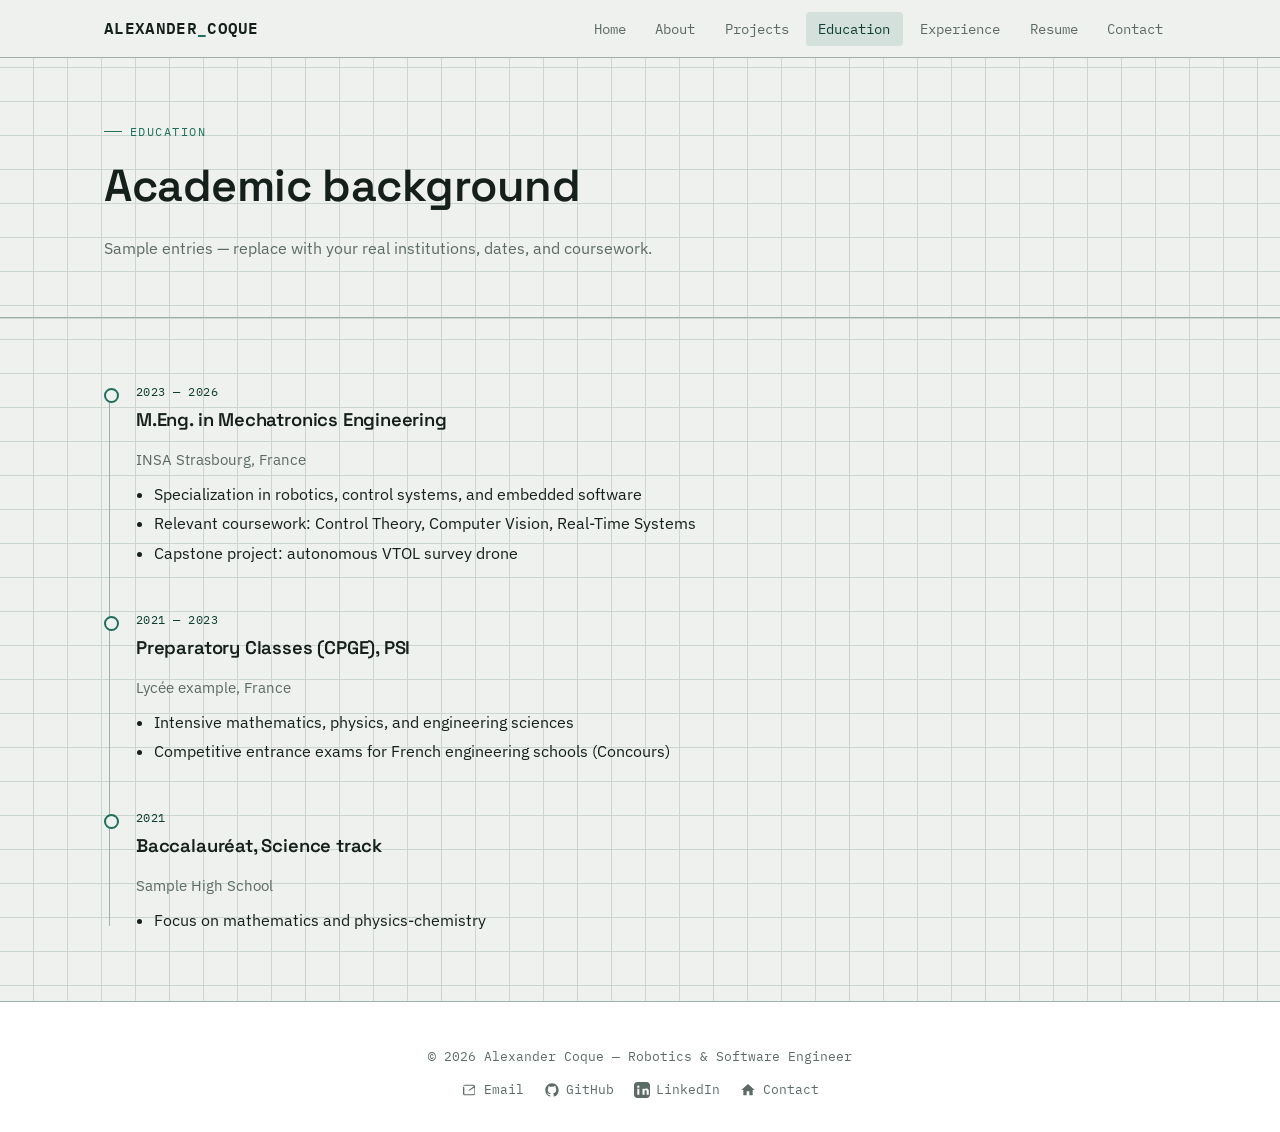
<file: education.html>
<!DOCTYPE html>
<html lang="en">
<head>
<meta charset="UTF-8">
<meta name="viewport" content="width=device-width, initial-scale=1.0">
<title>Education — Alexander Coque</title>
<meta name="description" content="Alexander Coque — Robotics &amp; Software Engineer portfolio.">
<link rel="stylesheet" href="style.css">
</head>
<body>
<header class="site-header">
    <div class="nav-inner">
      <a href="index.html" class="brand">ALEXANDER<span>_</span>COQUE</a>
      <button class="nav-toggle" id="navToggle" aria-label="Open navigation">
        <span></span><span></span><span></span>
      </button>
      <ul class="nav-tabs" id="navTabs">
        <li><a href="index.html">Home</a></li><li><a href="about.html">About</a></li><li><a href="projects.html">Projects</a></li><li><a href="education.html" class="active">Education</a></li><li><a href="experience.html">Experience</a></li><li><a href="resume.html">Resume</a></li><li><a href="contact.html">Contact</a></li>
      </ul>
    </div>
  </header>
<main>

<section class="page-hero">
  <div class="container">
    <span class="eyebrow">Education</span>
    <h1>Academic background</h1>
    <p>Sample entries — replace with your real institutions, dates, and coursework.</p>
  </div>
</section>
<section>
  <div class="container">
    <div class="timeline">
      <div class="timeline-item">
        <span class="when">2023 — 2026</span>
        <h3>M.Eng. in Mechatronics Engineering</h3>
        <p class="org">INSA Strasbourg, France</p>
        <ul>
          <li>Specialization in robotics, control systems, and embedded software</li>
          <li>Relevant coursework: Control Theory, Computer Vision, Real-Time Systems</li>
          <li>Capstone project: autonomous VTOL survey drone</li>
        </ul>
      </div>
      <div class="timeline-item">
        <span class="when">2021 — 2023</span>
        <h3>Preparatory Classes (CPGE), PSI</h3>
        <p class="org">Lycée example, France</p>
        <ul>
          <li>Intensive mathematics, physics, and engineering sciences</li>
          <li>Competitive entrance exams for French engineering schools (Concours)</li>
        </ul>
      </div>
      <div class="timeline-item">
        <span class="when">2021</span>
        <h3>Baccalauréat, Science track</h3>
        <p class="org">Sample High School</p>
        <ul>
          <li>Focus on mathematics and physics-chemistry</li>
        </ul>
      </div>
    </div>
  </div>
</section>

</main>
<footer class="site-footer">
    <p>&copy; 2026 Alexander Coque &mdash; Robotics &amp; Software Engineer</p>
    <div class="footer-links">
      <a href="mailto:alexander.coque@example.com">
        <svg width="16" height="16" fill="currentColor" viewBox="0 0 24 24"><path d="M21 6.5a2.5 2.5 0 0 0-2.5-2.5h-13A2.5 2.5 0 0 0 3 6.5v11A2.5 2.5 0 0 0 5.5 20h13a2.5 2.5 0 0 0 2.5-2.5v-11zm-2.5-.5a.5.5 0 0 1 .5.5v.379l-8 5.333-8-5.333V6a.5.5 0 0 1 .5-.5h15zm.5 12a.5.5 0 0 1-.5.5h-13a.5.5 0 0 1-.5-.5V8.121l7.5 5 7.5-5V18z"/></svg>
        Email
      </a>
      <a href="https://github.com/alexandercoque" target="_blank" rel="noopener">
        <svg width="16" height="16" fill="currentColor" viewBox="0 0 24 24"><path d="M12 2C6.48 2 2 6.58 2 12.26c0 4.5 2.87 8.32 6.84 9.67.5.09.68-.22.68-.48 0-.24-.01-.87-.01-1.7-2.78.62-3.37-1.36-3.37-1.36-.45-1.18-1.1-1.5-1.1-1.5-.9-.63.07-.62.07-.62 1 .07 1.53 1.05 1.53 1.05.89 1.56 2.34 1.11 2.91.85.09-.66.35-1.11.63-1.37-2.22-.26-4.56-1.14-4.56-5.07 0-1.12.39-2.03 1.03-2.75-.1-.26-.45-1.3.1-2.7 0 0 .84-.28 2.75 1.05A9.38 9.38 0 0 1 12 6.84c.85.004 1.71.12 2.51.35 1.91-1.33 2.75-1.05 2.75-1.05.55 1.4.2 2.44.1 2.7.64.72 1.03 1.63 1.03 2.75 0 3.94-2.34 4.81-4.57 5.07.36.32.68.94.68 1.9 0 1.37-.01 2.47-.01 2.81 0 .27.18.58.69.48A10.01 10.01 0 0 0 22 12.26C22 6.58 17.52 2 12 2z"/></svg>
        GitHub
      </a>
      <a href="https://linkedin.com/in/alexander-coque" target="_blank" rel="noopener">
        <svg width="16" height="16" fill="currentColor" viewBox="0 0 24 24"><path d="M19 0h-14c-2.76 0-5 2.24-5 5v14c0 2.76 2.24 5 5 5h14c2.76 0 5-2.24 5-5v-14c0-2.76-2.24-5-5-5zm-11 19h-3v-9h3v9zm-1.5-10.28c-.97 0-1.75-.79-1.75-1.75s.78-1.75 1.75-1.75 1.75.79 1.75 1.75-.78 1.75-1.75 1.75zm15.5 10.28h-3v-4.5c0-1.08-.02-2.47-1.5-2.47-1.5 0-1.73 1.17-1.73 2.39v4.58h-3v-9h2.89v1.23h.04c.4-.75 1.38-1.54 2.84-1.54 3.04 0 3.6 2 3.6 4.59v4.72z"/></svg>
        LinkedIn
      </a>
      <a href="contact.html">
        <svg width="16" height="16" fill="currentColor" viewBox="0 0 24 24"><path d="M10 20v-6h4v6h5v-8h3L12 3 2 12h3v8z"/></svg>
        Contact
      </a>
    </div>
  </footer>
  <script>
    const navToggle = document.getElementById('navToggle');
    const navTabs = document.getElementById('navTabs');
    if (navToggle) {
      navToggle.addEventListener('click', () => navTabs.classList.toggle('open'));
      navTabs.querySelectorAll('a').forEach(link => {
        link.addEventListener('click', () => navTabs.classList.remove('open'));
      });
    }
  </script>
</body>
</html>
</file>
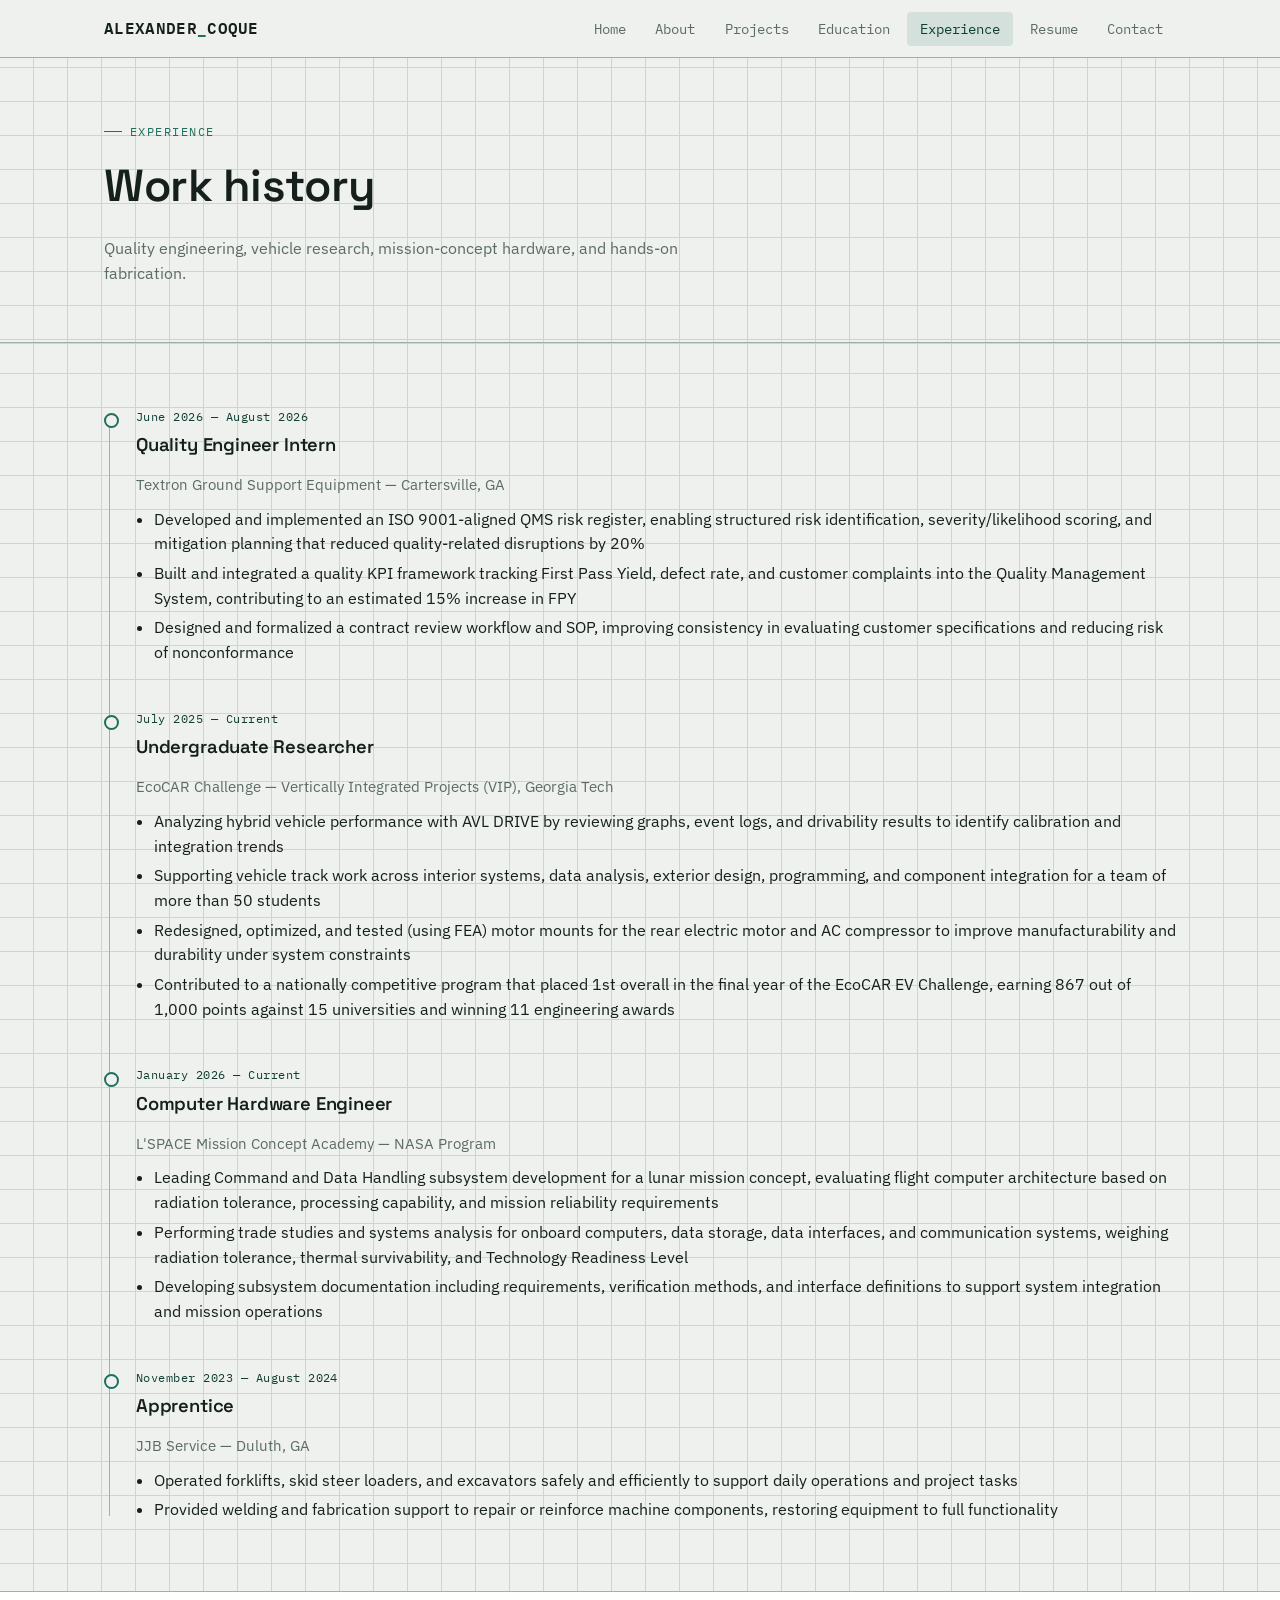
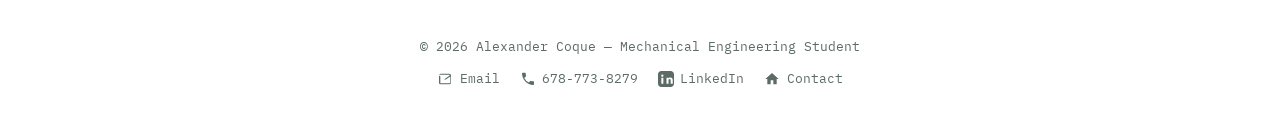
<file: experience.html>
<!DOCTYPE html>
<html lang="en">
<head>
<meta charset="UTF-8">
<meta name="viewport" content="width=device-width, initial-scale=1.0">
<title>Experience — Alexander Coque</title>
<meta name="description" content="Alexander Coque — Mechanical Engineering student portfolio, Georgia Tech.">
<style>
/* ============================================================
   Alexander Coque — Portfolio
   Design language: technical drafting / spec-sheet
   ============================================================ */

@import url('https://fonts.googleapis.com/css2?family=Space+Grotesk:wght@400;500;600;700&family=IBM+Plex+Sans:wght@400;500;600&family=IBM+Plex+Mono:wght@400;500;600&display=swap');

:root {
  --paper: #EEF1EE;
  --panel: #FFFFFF;
  --ink: #15201C;
  --muted: #5C6B65;
  --line: #CBD6D0;
  --line-strong: #9FB0A9;
  --accent: #1F6F5C;      /* deep teal-green — primary */
  --accent-ink: #0F3E32;
  --accent-2: #C6631F;    /* copper — secondary highlight */
  --radius: 4px;
  --max: 1120px;
  --mono: 'IBM Plex Mono', ui-monospace, monospace;
  --sans: 'IBM Plex Sans', -apple-system, sans-serif;
  --display: 'Space Grotesk', var(--sans);
}

* { box-sizing: border-box; }
html { scroll-behavior: smooth; }

body {
  margin: 0;
  background: var(--paper);
  color: var(--ink);
  font-family: var(--sans);
  font-size: 16px;
  line-height: 1.55;
  min-height: 100vh;
  display: flex;
  flex-direction: column;

  /* subtle drafting-paper grid */
  background-image:
    linear-gradient(var(--line) 1px, transparent 1px),
    linear-gradient(90deg, var(--line) 1px, transparent 1px);
  background-size: 34px 34px;
  background-position: -1px -1px;
}

main { flex: 1 0 auto; }

a { color: var(--accent-ink); }
a:hover { color: var(--accent); }

h1, h2, h3, h4 {
  font-family: var(--display);
  font-weight: 600;
  letter-spacing: -0.01em;
  margin: 0 0 0.5rem;
  color: var(--ink);
}

.eyebrow {
  font-family: var(--mono);
  font-size: 0.78rem;
  letter-spacing: 0.12em;
  text-transform: uppercase;
  color: var(--accent);
  display: inline-flex;
  align-items: center;
  gap: 0.5rem;
}
.eyebrow::before {
  content: "";
  width: 18px;
  height: 1px;
  background: var(--accent);
  display: inline-block;
}

.container {
  max-width: var(--max);
  margin: 0 auto;
  padding: 0 1.5rem;
  width: 100%;
}

/* ---------------- Nav ---------------- */
.site-header {
  position: sticky;
  top: 0;
  z-index: 100;
  background: rgba(238, 241, 238, 0.92);
  backdrop-filter: blur(6px);
  border-bottom: 1px solid var(--line-strong);
}
.nav-inner {
  max-width: var(--max);
  margin: 0 auto;
  padding: 1rem 1.5rem;
  display: flex;
  align-items: center;
  justify-content: space-between;
}
.brand {
  font-family: var(--mono);
  font-weight: 600;
  font-size: 1rem;
  color: var(--ink);
  text-decoration: none;
  letter-spacing: 0.02em;
}
.brand span { color: var(--accent); }

.nav-toggle {
  display: none;
  flex-direction: column;
  justify-content: center;
  gap: 5px;
  width: 2.25rem;
  height: 2.25rem;
  background: none;
  border: 1px solid var(--line-strong);
  border-radius: var(--radius);
  cursor: pointer;
}
.nav-toggle span {
  display: block;
  width: 1.1rem;
  height: 2px;
  margin: 0 auto;
  background: var(--ink);
}

.nav-tabs {
  display: flex;
  list-style: none;
  gap: 0.25rem;
  margin: 0;
  padding: 0;
}
.nav-tabs a {
  font-family: var(--mono);
  font-size: 0.85rem;
  text-decoration: none;
  color: var(--muted);
  padding: 0.5rem 0.8rem;
  border-radius: var(--radius);
  transition: background 0.15s, color 0.15s;
}
.nav-tabs a:hover { color: var(--ink); background: rgba(31,111,92,0.08); }
.nav-tabs a.active { color: var(--accent-ink); background: rgba(31,111,92,0.12); }

@media (max-width: 760px) {
  .nav-toggle { display: flex; }
  .nav-tabs {
    position: absolute;
    top: 100%; left: 0; right: 0;
    flex-direction: column;
    background: var(--panel);
    border-bottom: 1px solid var(--line-strong);
    max-height: 0;
    overflow: hidden;
    padding: 0 1rem;
  }
  .nav-tabs.open { max-height: 480px; padding: 0.75rem 1rem 1.25rem; }
  .nav-tabs li { width: 100%; }
  .nav-tabs a { display: block; padding: 0.7rem 0.5rem; }
}

/* ---------------- Buttons ---------------- */
.btn {
  display: inline-flex;
  align-items: center;
  gap: 0.5rem;
  font-family: var(--mono);
  font-size: 0.85rem;
  text-decoration: none;
  padding: 0.7rem 1.2rem;
  border-radius: var(--radius);
  border: 1px solid var(--ink);
  color: var(--ink);
  background: transparent;
  cursor: pointer;
  transition: transform 0.12s ease, background 0.15s, color 0.15s;
}
.btn:hover { background: var(--ink); color: var(--paper); transform: translateY(-1px); }
.btn-primary {
  background: var(--accent);
  border-color: var(--accent);
  color: #fff;
}
.btn-primary:hover { background: var(--accent-ink); border-color: var(--accent-ink); color: #fff; }

/* ---------------- Hero ---------------- */
.hero {
  position: relative;
  padding: 5rem 0 4rem;
  border-bottom: 1px solid var(--line-strong);
}
.hero-grid {
  display: grid;
  grid-template-columns: 1.3fr 1fr;
  gap: 3rem;
  align-items: center;
}
.hero h1 {
  font-size: clamp(2.4rem, 5vw, 3.6rem);
  line-height: 1.05;
  margin: 0.6rem 0 1rem;
}
.hero .role {
  font-size: 1.15rem;
  color: var(--muted);
  margin-bottom: 1.4rem;
  max-width: 46ch;
}
.hero-actions { display: flex; gap: 0.75rem; flex-wrap: wrap; margin-top: 1.5rem; }

.hero-portrait {
  position: relative;
  justify-self: center;
}
.hero-portrait .frame {
  position: relative;
  width: 280px;
  height: 340px;
  border: 1px solid var(--ink);
  padding: 10px;
}
.hero-portrait img {
  width: 100%;
  height: 100%;
  object-fit: cover;
  filter: grayscale(15%);
  display: block;
}
.hero-portrait .crop {
  position: absolute;
  width: 14px;
  height: 14px;
  border-color: var(--accent);
  border-style: solid;
}
.hero-portrait .crop.tl { top: -1px; left: -1px; border-width: 2px 0 0 2px; }
.hero-portrait .crop.tr { top: -1px; right: -1px; border-width: 2px 2px 0 0; }
.hero-portrait .crop.bl { bottom: -1px; left: -1px; border-width: 0 0 2px 2px; }
.hero-portrait .crop.br { bottom: -1px; right: -1px; border-width: 0 2px 2px 0; }
.hero-portrait .caption {
  font-family: var(--mono);
  font-size: 0.72rem;
  color: var(--muted);
  text-align: center;
  margin-top: 0.6rem;
  letter-spacing: 0.05em;
}

@media (max-width: 820px) {
  .hero-grid { grid-template-columns: 1fr; }
  .hero-portrait { order: -1; }
  .hero-portrait .frame { width: 220px; height: 260px; margin: 0 auto; }
}

/* ---------------- Sections ---------------- */
section { padding: 4rem 0; }
section + section { border-top: 1px solid var(--line); }
.section-head { margin-bottom: 2rem; max-width: 62ch; }
.section-head h2 { font-size: 1.8rem; }

/* ---------------- Cards / spec sheets ---------------- */
.card {
  background: var(--panel);
  border: 1px solid var(--line-strong);
  border-radius: var(--radius);
  padding: 1.5rem;
}

.grid-3 { display: grid; grid-template-columns: repeat(3, 1fr); gap: 1.25rem; }
.grid-2 { display: grid; grid-template-columns: repeat(2, 1fr); gap: 1.25rem; }
@media (max-width: 900px) { .grid-3, .grid-2 { grid-template-columns: 1fr; } }

.spec-tag {
  font-family: var(--mono);
  font-size: 0.72rem;
  letter-spacing: 0.04em;
  color: var(--accent-ink);
  background: rgba(31,111,92,0.1);
  border-radius: 999px;
  padding: 0.25rem 0.6rem;
  display: inline-block;
}
.spec-tag.copper { color: var(--accent-2); background: rgba(198,99,31,0.1); }

/* Skill / value cards on About & Home */
.value-card h3 { font-size: 1.05rem; margin-bottom: 0.4rem; }
.value-card p { color: var(--muted); margin: 0; font-size: 0.95rem; }
.value-card .idx {
  font-family: var(--mono);
  font-size: 0.75rem;
  color: var(--muted);
  margin-bottom: 0.6rem;
  display: block;
}

/* ---------------- Project cards ---------------- */
.project-card {
  background: var(--panel);
  border: 1px solid var(--line-strong);
  border-radius: var(--radius);
  overflow: hidden;
  display: flex;
  flex-direction: column;
}
.project-media { position: relative; aspect-ratio: 16/10; overflow: hidden; border-bottom: 1px solid var(--line-strong); }
.project-media img { width: 100%; height: 100%; object-fit: cover; display: block; transition: transform 0.4s ease; }
.project-card:hover .project-media img { transform: scale(1.04); }
.project-body { padding: 1.4rem; display: flex; flex-direction: column; gap: 0.6rem; flex: 1; }
.project-meta-row {
  font-family: var(--mono);
  font-size: 0.72rem;
  color: var(--muted);
  display: flex;
  justify-content: space-between;
}
.project-body h3 { font-size: 1.15rem; margin: 0; }
.project-body p { color: var(--muted); font-size: 0.93rem; margin: 0; }
.tech-list { display: flex; flex-wrap: wrap; gap: 0.4rem; margin-top: 0.4rem; list-style: none; padding: 0; }
.tech-list li {
  font-family: var(--mono);
  font-size: 0.7rem;
  border: 1px solid var(--line-strong);
  border-radius: 999px;
  padding: 0.2rem 0.55rem;
  color: var(--muted);
}
.project-links { margin-top: auto; padding-top: 0.8rem; display: flex; gap: 0.6rem; }
.project-links a {
  font-family: var(--mono);
  font-size: 0.78rem;
  text-decoration: none;
  color: var(--accent-ink);
  border-bottom: 1px solid var(--accent-ink);
}

/* ---------------- Timeline (Education / Experience) ---------------- */
.timeline { position: relative; padding-left: 2rem; }
.timeline::before {
  content: "";
  position: absolute;
  top: 0.4rem; bottom: 0.4rem; left: 5px;
  width: 1px;
  background: var(--line-strong);
}
.timeline-item { position: relative; padding-bottom: 2.5rem; }
.timeline-item:last-child { padding-bottom: 0; }
.timeline-item::before {
  content: "";
  position: absolute;
  left: -2rem;
  top: 0.35rem;
  width: 11px; height: 11px;
  border-radius: 50%;
  background: var(--paper);
  border: 2px solid var(--accent);
}
.timeline-item .when {
  font-family: var(--mono);
  font-size: 0.75rem;
  color: var(--accent-ink);
  letter-spacing: 0.04em;
  margin-bottom: 0.3rem;
  display: block;
}
.timeline-item h3 { font-size: 1.15rem; margin-bottom: 0.15rem; }
.timeline-item .org { color: var(--muted); font-size: 0.92rem; margin-bottom: 0.6rem; }
.timeline-item ul { margin: 0.5rem 0 0; padding-left: 1.1rem; color: var(--ink); }
.timeline-item li { margin-bottom: 0.3rem; }
.timeline-logo {
  display: flex;
  align-items: flex-start;
  gap: 1rem;
}
.timeline-logo img {
  width: 46px; height: 46px;
  object-fit: contain;
  background: #fff;
  border: 1px solid var(--line-strong);
  border-radius: var(--radius);
  padding: 6px;
  flex-shrink: 0;
}

/* ---------------- Resume page ---------------- */
.resume-toolbar {
  display: flex;
  align-items: center;
  justify-content: space-between;
  flex-wrap: wrap;
  gap: 1rem;
  margin-bottom: 1.5rem;
}
.resume-embed {
  width: 100%;
  height: 80vh;
  border: 1px solid var(--line-strong);
  border-radius: var(--radius);
  background: var(--panel);
}
.resume-placeholder {
  border: 1px dashed var(--line-strong);
  border-radius: var(--radius);
  padding: 3rem 2rem;
  text-align: center;
  color: var(--muted);
  background: var(--panel);
}
.resume-placeholder .eyebrow { justify-content: center; margin-bottom: 1rem; }

/* ---------------- Contact ---------------- */
.contact-grid {
  display: grid;
  grid-template-columns: 1.1fr 0.9fr;
  gap: 2rem;
  align-items: start;
}
@media (max-width: 820px) { .contact-grid { grid-template-columns: 1fr; } }

.contact-form label {
  display: block;
  font-family: var(--mono);
  font-size: 0.75rem;
  letter-spacing: 0.04em;
  text-transform: uppercase;
  color: var(--muted);
  margin: 1rem 0 0.35rem;
}
.contact-form label:first-child { margin-top: 0; }
.contact-form input,
.contact-form textarea {
  width: 100%;
  padding: 0.75rem 0.85rem;
  border: 1px solid var(--line-strong);
  border-radius: var(--radius);
  font-family: var(--sans);
  font-size: 0.95rem;
  background: #fff;
  color: var(--ink);
}
.contact-form input:focus,
.contact-form textarea:focus {
  outline: 2px solid var(--accent);
  outline-offset: 1px;
}
.contact-form button { margin-top: 1.4rem; }

.contact-info-list { list-style: none; margin: 0; padding: 0; display: grid; gap: 1rem; }
.contact-info-list li {
  display: flex;
  align-items: center;
  gap: 0.8rem;
  padding: 0.9rem 1rem;
  background: var(--panel);
  border: 1px solid var(--line-strong);
  border-radius: var(--radius);
}
.contact-info-list a { text-decoration: none; color: var(--ink); font-weight: 500; }
.contact-info-list .label { font-family: var(--mono); font-size: 0.7rem; color: var(--muted); display: block; }
.contact-info-list svg { flex-shrink: 0; color: var(--accent); }

/* ---------------- Footer ---------------- */
.site-footer {
  border-top: 1px solid var(--line-strong);
  padding: 2rem 1.5rem;
  text-align: center;
  font-family: var(--mono);
  font-size: 0.8rem;
  color: var(--muted);
  background: var(--panel);
}
.footer-links { display: flex; justify-content: center; gap: 1.25rem; margin-top: 0.75rem; flex-wrap: wrap; }
.footer-links a {
  display: inline-flex;
  align-items: center;
  gap: 0.4rem;
  text-decoration: none;
  color: var(--muted);
}
.footer-links a:hover { color: var(--accent-ink); }

/* ---------------- Page header (non-home pages) ---------------- */
.page-hero {
  padding: 3.5rem 0 2.5rem;
  border-bottom: 1px solid var(--line-strong);
}
.page-hero h1 { font-size: clamp(2rem, 4vw, 2.8rem); margin-top: 0.6rem; }
.page-hero p { color: var(--muted); max-width: 60ch; }

/* Upload note banner */
.note-banner {
  background: rgba(198,99,31,0.08);
  border: 1px dashed var(--accent-2);
  border-radius: var(--radius);
  padding: 0.9rem 1.1rem;
  font-size: 0.88rem;
  color: var(--accent-ink);
  margin-bottom: 2rem;
}
.note-banner strong { color: var(--accent-2); }

</style>
</head>
<body>
<header class="site-header">
    <div class="nav-inner">
      <a href="index.html" class="brand">ALEXANDER<span>_</span>COQUE</a>
      <button class="nav-toggle" id="navToggle" aria-label="Open navigation">
        <span></span><span></span><span></span>
      </button>
      <ul class="nav-tabs" id="navTabs">
        <li><a href="index.html">Home</a></li><li><a href="about.html">About</a></li><li><a href="projects.html">Projects</a></li><li><a href="education.html">Education</a></li><li><a href="experience.html" class="active">Experience</a></li><li><a href="resume.html">Resume</a></li><li><a href="contact.html">Contact</a></li>
      </ul>
    </div>
  </header>
<main>

<section class="page-hero">
  <div class="container">
    <span class="eyebrow">Experience</span>
    <h1>Work history</h1>
    <p>Quality engineering, vehicle research, mission-concept hardware, and hands-on fabrication.</p>
  </div>
</section>
<section>
  <div class="container">
    <div class="timeline">
      <div class="timeline-item">
        <span class="when">June 2026 — August 2026</span>
        <h3>Quality Engineer Intern</h3>
        <p class="org">Textron Ground Support Equipment — Cartersville, GA</p>
        <ul>
          <li>Developed and implemented an ISO 9001-aligned QMS risk register, enabling structured risk identification, severity/likelihood scoring, and mitigation planning that reduced quality-related disruptions by 20%</li>
          <li>Built and integrated a quality KPI framework tracking First Pass Yield, defect rate, and customer complaints into the Quality Management System, contributing to an estimated 15% increase in FPY</li>
          <li>Designed and formalized a contract review workflow and SOP, improving consistency in evaluating customer specifications and reducing risk of nonconformance</li>
        </ul>
      </div>
      <div class="timeline-item">
        <span class="when">July 2025 — Current</span>
        <h3>Undergraduate Researcher</h3>
        <p class="org">EcoCAR Challenge — Vertically Integrated Projects (VIP), Georgia Tech</p>
        <ul>
          <li>Analyzing hybrid vehicle performance with AVL DRIVE by reviewing graphs, event logs, and drivability results to identify calibration and integration trends</li>
          <li>Supporting vehicle track work across interior systems, data analysis, exterior design, programming, and component integration for a team of more than 50 students</li>
          <li>Redesigned, optimized, and tested (using FEA) motor mounts for the rear electric motor and AC compressor to improve manufacturability and durability under system constraints</li>
          <li>Contributed to a nationally competitive program that placed 1st overall in the final year of the EcoCAR EV Challenge, earning 867 out of 1,000 points against 15 universities and winning 11 engineering awards</li>
        </ul>
      </div>
      <div class="timeline-item">
        <span class="when">January 2026 — Current</span>
        <h3>Computer Hardware Engineer</h3>
        <p class="org">L'SPACE Mission Concept Academy — NASA Program</p>
        <ul>
          <li>Leading Command and Data Handling subsystem development for a lunar mission concept, evaluating flight computer architecture based on radiation tolerance, processing capability, and mission reliability requirements</li>
          <li>Performing trade studies and systems analysis for onboard computers, data storage, data interfaces, and communication systems, weighing radiation tolerance, thermal survivability, and Technology Readiness Level</li>
          <li>Developing subsystem documentation including requirements, verification methods, and interface definitions to support system integration and mission operations</li>
        </ul>
      </div>
      <div class="timeline-item">
        <span class="when">November 2023 — August 2024</span>
        <h3>Apprentice</h3>
        <p class="org">JJB Service — Duluth, GA</p>
        <ul>
          <li>Operated forklifts, skid steer loaders, and excavators safely and efficiently to support daily operations and project tasks</li>
          <li>Provided welding and fabrication support to repair or reinforce machine components, restoring equipment to full functionality</li>
        </ul>
      </div>
    </div>
  </div>
</section>

</main>
<footer class="site-footer">
    <p>&copy; 2026 Alexander Coque &mdash; Mechanical Engineering Student</p>
    <div class="footer-links">
      <a href="mailto:alexander.coque@example.com">
        <svg width="16" height="16" fill="currentColor" viewBox="0 0 24 24"><path d="M21 6.5a2.5 2.5 0 0 0-2.5-2.5h-13A2.5 2.5 0 0 0 3 6.5v11A2.5 2.5 0 0 0 5.5 20h13a2.5 2.5 0 0 0 2.5-2.5v-11zm-2.5-.5a.5.5 0 0 1 .5.5v.379l-8 5.333-8-5.333V6a.5.5 0 0 1 .5-.5h15zm.5 12a.5.5 0 0 1-.5.5h-13a.5.5 0 0 1-.5-.5V8.121l7.5 5 7.5-5V18z"/></svg>
        Email
      </a>
      <a href="tel:6787738279">
        <svg width="16" height="16" fill="currentColor" viewBox="0 0 24 24"><path d="M6.62 10.79a15.05 15.05 0 0 0 6.59 6.59l2.2-2.2a1 1 0 0 1 1.01-.24c1.12.37 2.33.57 3.58.57a1 1 0 0 1 1 1V20a1 1 0 0 1-1 1C10.85 21 3 13.15 3 3.5a1 1 0 0 1 1-1h3.5a1 1 0 0 1 1 1c0 1.25.2 2.46.57 3.58a1 1 0 0 1-.25 1.01l-2.2 2.2z"/></svg>
        678-773-8279
      </a>
      <a href="https://www.linkedin.com/in/alexander-coque-284111297" target="_blank" rel="noopener">
        <svg width="16" height="16" fill="currentColor" viewBox="0 0 24 24"><path d="M19 0h-14c-2.76 0-5 2.24-5 5v14c0 2.76 2.24 5 5 5h14c2.76 0 5-2.24 5-5v-14c0-2.76-2.24-5-5-5zm-11 19h-3v-9h3v9zm-1.5-10.28c-.97 0-1.75-.79-1.75-1.75s.78-1.75 1.75-1.75 1.75.79 1.75 1.75-.78 1.75-1.75 1.75zm15.5 10.28h-3v-4.5c0-1.08-.02-2.47-1.5-2.47-1.5 0-1.73 1.17-1.73 2.39v4.58h-3v-9h2.89v1.23h.04c.4-.75 1.38-1.54 2.84-1.54 3.04 0 3.6 2 3.6 4.59v4.72z"/></svg>
        LinkedIn
      </a>
      <a href="contact.html">
        <svg width="16" height="16" fill="currentColor" viewBox="0 0 24 24"><path d="M10 20v-6h4v6h5v-8h3L12 3 2 12h3v8z"/></svg>
        Contact
      </a>
    </div>
  </footer>
  <script>
    const navToggle = document.getElementById('navToggle');
    const navTabs = document.getElementById('navTabs');
    if (navToggle) {
      navToggle.addEventListener('click', () => navTabs.classList.toggle('open'));
      navTabs.querySelectorAll('a').forEach(link => {
        link.addEventListener('click', () => navTabs.classList.remove('open'));
      });
    }
  </script>
</body>
</html>
</file>
<file: style.css>
/* ============================================================
   Alexander Coque — Portfolio
   Design language: technical drafting / spec-sheet
   ============================================================ */

@import url('https://fonts.googleapis.com/css2?family=Space+Grotesk:wght@400;500;600;700&family=IBM+Plex+Sans:wght@400;500;600&family=IBM+Plex+Mono:wght@400;500;600&display=swap');

:root {
  --paper: #EEF1EE;
  --panel: #FFFFFF;
  --ink: #15201C;
  --muted: #5C6B65;
  --line: #CBD6D0;
  --line-strong: #9FB0A9;
  --accent: #1F6F5C;      /* deep teal-green — primary */
  --accent-ink: #0F3E32;
  --accent-2: #C6631F;    /* copper — secondary highlight */
  --radius: 4px;
  --max: 1120px;
  --mono: 'IBM Plex Mono', ui-monospace, monospace;
  --sans: 'IBM Plex Sans', -apple-system, sans-serif;
  --display: 'Space Grotesk', var(--sans);
}

* { box-sizing: border-box; }
html { scroll-behavior: smooth; }

body {
  margin: 0;
  background: var(--paper);
  color: var(--ink);
  font-family: var(--sans);
  font-size: 16px;
  line-height: 1.55;
  min-height: 100vh;
  display: flex;
  flex-direction: column;

  /* subtle drafting-paper grid */
  background-image:
    linear-gradient(var(--line) 1px, transparent 1px),
    linear-gradient(90deg, var(--line) 1px, transparent 1px);
  background-size: 34px 34px;
  background-position: -1px -1px;
}

main { flex: 1 0 auto; }

a { color: var(--accent-ink); }
a:hover { color: var(--accent); }

h1, h2, h3, h4 {
  font-family: var(--display);
  font-weight: 600;
  letter-spacing: -0.01em;
  margin: 0 0 0.5rem;
  color: var(--ink);
}

.eyebrow {
  font-family: var(--mono);
  font-size: 0.78rem;
  letter-spacing: 0.12em;
  text-transform: uppercase;
  color: var(--accent);
  display: inline-flex;
  align-items: center;
  gap: 0.5rem;
}
.eyebrow::before {
  content: "";
  width: 18px;
  height: 1px;
  background: var(--accent);
  display: inline-block;
}

.container {
  max-width: var(--max);
  margin: 0 auto;
  padding: 0 1.5rem;
  width: 100%;
}

/* ---------------- Nav ---------------- */
.site-header {
  position: sticky;
  top: 0;
  z-index: 100;
  background: rgba(238, 241, 238, 0.92);
  backdrop-filter: blur(6px);
  border-bottom: 1px solid var(--line-strong);
}
.nav-inner {
  max-width: var(--max);
  margin: 0 auto;
  padding: 1rem 1.5rem;
  display: flex;
  align-items: center;
  justify-content: space-between;
}
.brand {
  font-family: var(--mono);
  font-weight: 600;
  font-size: 1rem;
  color: var(--ink);
  text-decoration: none;
  letter-spacing: 0.02em;
}
.brand span { color: var(--accent); }

.nav-toggle {
  display: none;
  flex-direction: column;
  justify-content: center;
  gap: 5px;
  width: 2.25rem;
  height: 2.25rem;
  background: none;
  border: 1px solid var(--line-strong);
  border-radius: var(--radius);
  cursor: pointer;
}
.nav-toggle span {
  display: block;
  width: 1.1rem;
  height: 2px;
  margin: 0 auto;
  background: var(--ink);
}

.nav-tabs {
  display: flex;
  list-style: none;
  gap: 0.25rem;
  margin: 0;
  padding: 0;
}
.nav-tabs a {
  font-family: var(--mono);
  font-size: 0.85rem;
  text-decoration: none;
  color: var(--muted);
  padding: 0.5rem 0.8rem;
  border-radius: var(--radius);
  transition: background 0.15s, color 0.15s;
}
.nav-tabs a:hover { color: var(--ink); background: rgba(31,111,92,0.08); }
.nav-tabs a.active { color: var(--accent-ink); background: rgba(31,111,92,0.12); }

@media (max-width: 760px) {
  .nav-toggle { display: flex; }
  .nav-tabs {
    position: absolute;
    top: 100%; left: 0; right: 0;
    flex-direction: column;
    background: var(--panel);
    border-bottom: 1px solid var(--line-strong);
    max-height: 0;
    overflow: hidden;
    padding: 0 1rem;
  }
  .nav-tabs.open { max-height: 480px; padding: 0.75rem 1rem 1.25rem; }
  .nav-tabs li { width: 100%; }
  .nav-tabs a { display: block; padding: 0.7rem 0.5rem; }
}

/* ---------------- Buttons ---------------- */
.btn {
  display: inline-flex;
  align-items: center;
  gap: 0.5rem;
  font-family: var(--mono);
  font-size: 0.85rem;
  text-decoration: none;
  padding: 0.7rem 1.2rem;
  border-radius: var(--radius);
  border: 1px solid var(--ink);
  color: var(--ink);
  background: transparent;
  cursor: pointer;
  transition: transform 0.12s ease, background 0.15s, color 0.15s;
}
.btn:hover { background: var(--ink); color: var(--paper); transform: translateY(-1px); }
.btn-primary {
  background: var(--accent);
  border-color: var(--accent);
  color: #fff;
}
.btn-primary:hover { background: var(--accent-ink); border-color: var(--accent-ink); color: #fff; }

/* ---------------- Hero ---------------- */
.hero {
  position: relative;
  padding: 5rem 0 4rem;
  border-bottom: 1px solid var(--line-strong);
}
.hero-grid {
  display: grid;
  grid-template-columns: 1.3fr 1fr;
  gap: 3rem;
  align-items: center;
}
.hero h1 {
  font-size: clamp(2.4rem, 5vw, 3.6rem);
  line-height: 1.05;
  margin: 0.6rem 0 1rem;
}
.hero .role {
  font-size: 1.15rem;
  color: var(--muted);
  margin-bottom: 1.4rem;
  max-width: 46ch;
}
.hero-actions { display: flex; gap: 0.75rem; flex-wrap: wrap; margin-top: 1.5rem; }

.hero-portrait {
  position: relative;
  justify-self: center;
}
.hero-portrait .frame {
  position: relative;
  width: 280px;
  height: 340px;
  border: 1px solid var(--ink);
  padding: 10px;
}
.hero-portrait img {
  width: 100%;
  height: 100%;
  object-fit: cover;
  filter: grayscale(15%);
  display: block;
}
.hero-portrait .crop {
  position: absolute;
  width: 14px;
  height: 14px;
  border-color: var(--accent);
  border-style: solid;
}
.hero-portrait .crop.tl { top: -1px; left: -1px; border-width: 2px 0 0 2px; }
.hero-portrait .crop.tr { top: -1px; right: -1px; border-width: 2px 2px 0 0; }
.hero-portrait .crop.bl { bottom: -1px; left: -1px; border-width: 0 0 2px 2px; }
.hero-portrait .crop.br { bottom: -1px; right: -1px; border-width: 0 2px 2px 0; }
.hero-portrait .caption {
  font-family: var(--mono);
  font-size: 0.72rem;
  color: var(--muted);
  text-align: center;
  margin-top: 0.6rem;
  letter-spacing: 0.05em;
}

@media (max-width: 820px) {
  .hero-grid { grid-template-columns: 1fr; }
  .hero-portrait { order: -1; }
  .hero-portrait .frame { width: 220px; height: 260px; margin: 0 auto; }
}

/* ---------------- Sections ---------------- */
section { padding: 4rem 0; }
section + section { border-top: 1px solid var(--line); }
.section-head { margin-bottom: 2rem; max-width: 62ch; }
.section-head h2 { font-size: 1.8rem; }

/* ---------------- Cards / spec sheets ---------------- */
.card {
  background: var(--panel);
  border: 1px solid var(--line-strong);
  border-radius: var(--radius);
  padding: 1.5rem;
}

.grid-3 { display: grid; grid-template-columns: repeat(3, 1fr); gap: 1.25rem; }
.grid-2 { display: grid; grid-template-columns: repeat(2, 1fr); gap: 1.25rem; }
@media (max-width: 900px) { .grid-3, .grid-2 { grid-template-columns: 1fr; } }

.spec-tag {
  font-family: var(--mono);
  font-size: 0.72rem;
  letter-spacing: 0.04em;
  color: var(--accent-ink);
  background: rgba(31,111,92,0.1);
  border-radius: 999px;
  padding: 0.25rem 0.6rem;
  display: inline-block;
}
.spec-tag.copper { color: var(--accent-2); background: rgba(198,99,31,0.1); }

/* Skill / value cards on About & Home */
.value-card h3 { font-size: 1.05rem; margin-bottom: 0.4rem; }
.value-card p { color: var(--muted); margin: 0; font-size: 0.95rem; }
.value-card .idx {
  font-family: var(--mono);
  font-size: 0.75rem;
  color: var(--muted);
  margin-bottom: 0.6rem;
  display: block;
}

/* ---------------- Project cards ---------------- */
.project-card {
  background: var(--panel);
  border: 1px solid var(--line-strong);
  border-radius: var(--radius);
  overflow: hidden;
  display: flex;
  flex-direction: column;
}
.project-media { position: relative; aspect-ratio: 16/10; overflow: hidden; border-bottom: 1px solid var(--line-strong); }
.project-media img { width: 100%; height: 100%; object-fit: cover; display: block; transition: transform 0.4s ease; }
.project-card:hover .project-media img { transform: scale(1.04); }
.project-body { padding: 1.4rem; display: flex; flex-direction: column; gap: 0.6rem; flex: 1; }
.project-meta-row {
  font-family: var(--mono);
  font-size: 0.72rem;
  color: var(--muted);
  display: flex;
  justify-content: space-between;
}
.project-body h3 { font-size: 1.15rem; margin: 0; }
.project-body p { color: var(--muted); font-size: 0.93rem; margin: 0; }
.tech-list { display: flex; flex-wrap: wrap; gap: 0.4rem; margin-top: 0.4rem; list-style: none; padding: 0; }
.tech-list li {
  font-family: var(--mono);
  font-size: 0.7rem;
  border: 1px solid var(--line-strong);
  border-radius: 999px;
  padding: 0.2rem 0.55rem;
  color: var(--muted);
}
.project-links { margin-top: auto; padding-top: 0.8rem; display: flex; gap: 0.6rem; }
.project-links a {
  font-family: var(--mono);
  font-size: 0.78rem;
  text-decoration: none;
  color: var(--accent-ink);
  border-bottom: 1px solid var(--accent-ink);
}

/* ---------------- Timeline (Education / Experience) ---------------- */
.timeline { position: relative; padding-left: 2rem; }
.timeline::before {
  content: "";
  position: absolute;
  top: 0.4rem; bottom: 0.4rem; left: 5px;
  width: 1px;
  background: var(--line-strong);
}
.timeline-item { position: relative; padding-bottom: 2.5rem; }
.timeline-item:last-child { padding-bottom: 0; }
.timeline-item::before {
  content: "";
  position: absolute;
  left: -2rem;
  top: 0.35rem;
  width: 11px; height: 11px;
  border-radius: 50%;
  background: var(--paper);
  border: 2px solid var(--accent);
}
.timeline-item .when {
  font-family: var(--mono);
  font-size: 0.75rem;
  color: var(--accent-ink);
  letter-spacing: 0.04em;
  margin-bottom: 0.3rem;
  display: block;
}
.timeline-item h3 { font-size: 1.15rem; margin-bottom: 0.15rem; }
.timeline-item .org { color: var(--muted); font-size: 0.92rem; margin-bottom: 0.6rem; }
.timeline-item ul { margin: 0.5rem 0 0; padding-left: 1.1rem; color: var(--ink); }
.timeline-item li { margin-bottom: 0.3rem; }
.timeline-logo {
  display: flex;
  align-items: flex-start;
  gap: 1rem;
}
.timeline-logo img {
  width: 46px; height: 46px;
  object-fit: contain;
  background: #fff;
  border: 1px solid var(--line-strong);
  border-radius: var(--radius);
  padding: 6px;
  flex-shrink: 0;
}

/* ---------------- Resume page ---------------- */
.resume-toolbar {
  display: flex;
  align-items: center;
  justify-content: space-between;
  flex-wrap: wrap;
  gap: 1rem;
  margin-bottom: 1.5rem;
}
.resume-embed {
  width: 100%;
  height: 80vh;
  border: 1px solid var(--line-strong);
  border-radius: var(--radius);
  background: var(--panel);
}
.resume-placeholder {
  border: 1px dashed var(--line-strong);
  border-radius: var(--radius);
  padding: 3rem 2rem;
  text-align: center;
  color: var(--muted);
  background: var(--panel);
}
.resume-placeholder .eyebrow { justify-content: center; margin-bottom: 1rem; }

/* ---------------- Contact ---------------- */
.contact-grid {
  display: grid;
  grid-template-columns: 1.1fr 0.9fr;
  gap: 2rem;
  align-items: start;
}
@media (max-width: 820px) { .contact-grid { grid-template-columns: 1fr; } }

.contact-form label {
  display: block;
  font-family: var(--mono);
  font-size: 0.75rem;
  letter-spacing: 0.04em;
  text-transform: uppercase;
  color: var(--muted);
  margin: 1rem 0 0.35rem;
}
.contact-form label:first-child { margin-top: 0; }
.contact-form input,
.contact-form textarea {
  width: 100%;
  padding: 0.75rem 0.85rem;
  border: 1px solid var(--line-strong);
  border-radius: var(--radius);
  font-family: var(--sans);
  font-size: 0.95rem;
  background: #fff;
  color: var(--ink);
}
.contact-form input:focus,
.contact-form textarea:focus {
  outline: 2px solid var(--accent);
  outline-offset: 1px;
}
.contact-form button { margin-top: 1.4rem; }

.contact-info-list { list-style: none; margin: 0; padding: 0; display: grid; gap: 1rem; }
.contact-info-list li {
  display: flex;
  align-items: center;
  gap: 0.8rem;
  padding: 0.9rem 1rem;
  background: var(--panel);
  border: 1px solid var(--line-strong);
  border-radius: var(--radius);
}
.contact-info-list a { text-decoration: none; color: var(--ink); font-weight: 500; }
.contact-info-list .label { font-family: var(--mono); font-size: 0.7rem; color: var(--muted); display: block; }
.contact-info-list svg { flex-shrink: 0; color: var(--accent); }

/* ---------------- Footer ---------------- */
.site-footer {
  border-top: 1px solid var(--line-strong);
  padding: 2rem 1.5rem;
  text-align: center;
  font-family: var(--mono);
  font-size: 0.8rem;
  color: var(--muted);
  background: var(--panel);
}
.footer-links { display: flex; justify-content: center; gap: 1.25rem; margin-top: 0.75rem; flex-wrap: wrap; }
.footer-links a {
  display: inline-flex;
  align-items: center;
  gap: 0.4rem;
  text-decoration: none;
  color: var(--muted);
}
.footer-links a:hover { color: var(--accent-ink); }

/* ---------------- Page header (non-home pages) ---------------- */
.page-hero {
  padding: 3.5rem 0 2.5rem;
  border-bottom: 1px solid var(--line-strong);
}
.page-hero h1 { font-size: clamp(2rem, 4vw, 2.8rem); margin-top: 0.6rem; }
.page-hero p { color: var(--muted); max-width: 60ch; }

/* Upload note banner */
.note-banner {
  background: rgba(198,99,31,0.08);
  border: 1px dashed var(--accent-2);
  border-radius: var(--radius);
  padding: 0.9rem 1.1rem;
  font-size: 0.88rem;
  color: var(--accent-ink);
  margin-bottom: 2rem;
}
.note-banner strong { color: var(--accent-2); }
</file>
